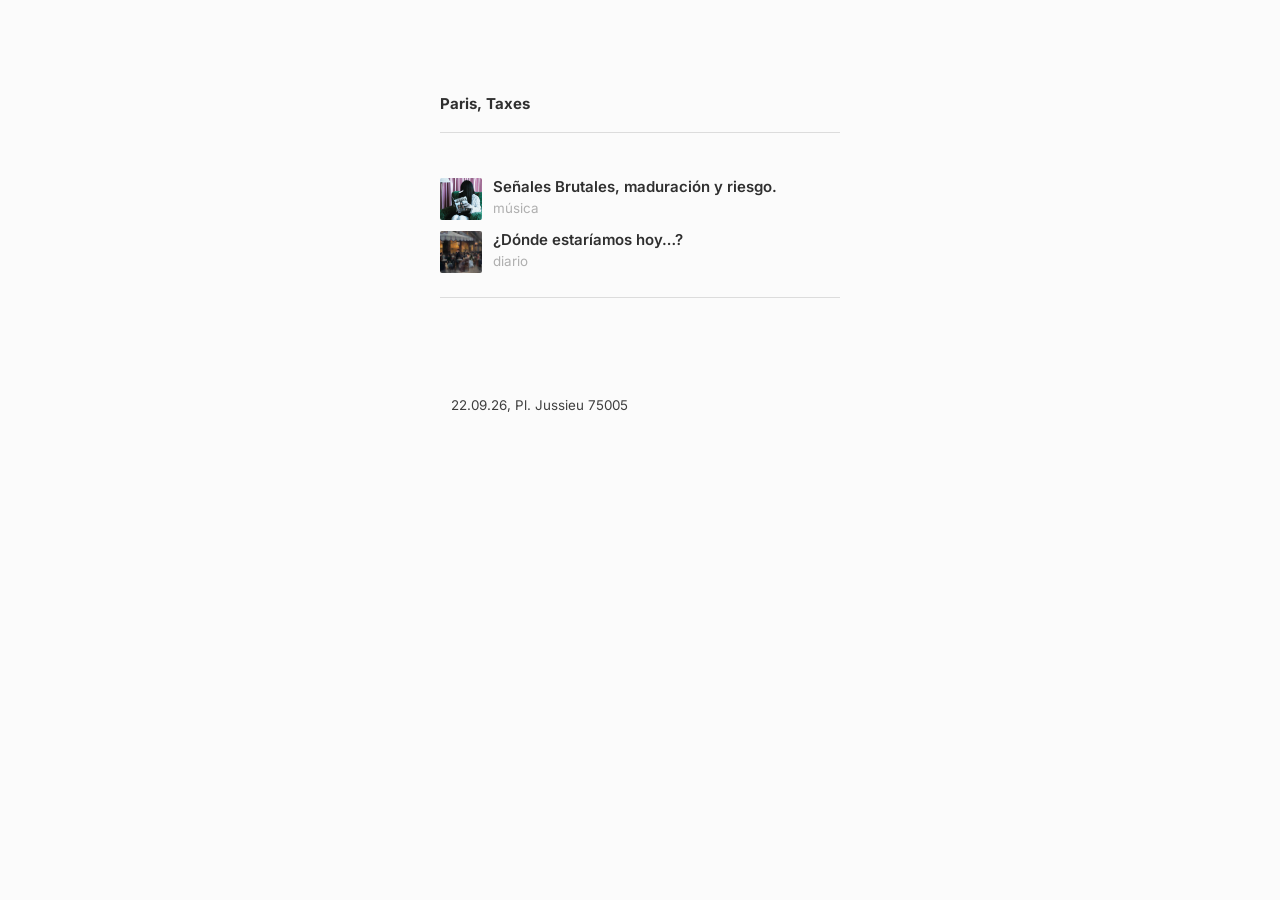
<file: index.html>
<!DOCTYPE html>
<html lang="es">
<head>
  <meta charset="UTF-8">
  <meta name="viewport" content="width=device-width, initial-scale=1">
  <title>Paris, Taxes</title>
  <link rel="icon" href="favicon.jpg">
  <link rel="preconnect" href="https://fonts.googleapis.com">
  <link rel="preconnect" href="https://fonts.gstatic.com" crossorigin>
  <link rel="stylesheet" href="https://fonts.googleapis.com/css2?family=Inter:ital,wght@0,400;0,600;0,700;1,400&display=swap">
  <style>
    :root {
      --bg: #fbfbfb;
      --text: #3f3f3f;
      --muted: #afafaf;
      --line: #dcdcdc;
      --strong: #2f2f2f;
      --fs: clamp(0.75rem, 0.75rem + ((1vw - 0.2rem) * 0.313), 1rem);
      --fs-small: clamp(0.65rem, 0.65rem + ((1vw - 0.2rem) * 0.313), 0.9rem);
      --gap: 1.5rem;
      --pad: 0.67rem;
      --col: 400px;
    }

    * { box-sizing: border-box; }

    body {
      margin: 0;
      padding: 0 var(--pad);
      background: var(--bg);
      color: var(--text);
      font-family: Inter, system-ui, sans-serif;
      font-size: var(--fs);
      line-height: 1.6;
    }

    a { color: var(--strong); text-decoration: none; }
    a:hover { color: var(--muted); }

    .col {
      max-width: var(--col);
      margin-left: auto;
      margin-right: auto;
    }

    header {
      margin-top: 5.06rem;
      margin-bottom: var(--gap);
      padding: var(--pad) 0;
    }
    .site-title { margin: 0; font-weight: 700; }
    header hr {
      margin: 1rem 0 0;
      border: 0;
      border-bottom: 1px solid var(--line);
    }

    main { padding: var(--pad) 0; }

    .posts { list-style: none; margin: 0; padding: 0; }
    .posts > li + li { margin-top: var(--gap); }

    .post {
      display: flex;
      align-items: center;
      gap: 0.67rem;
    }
    .post .thumb {
      flex: none;
      width: 42px;
      height: 42px;
      border-radius: 2px;
      overflow: hidden;
    }
    .post .thumb img {
      width: 100%;
      height: 100%;
      object-fit: cover;
      display: block;
    }
    .post h2 {
      margin: 0;
      font-size: var(--fs);
      font-weight: 600;
      line-height: 1.1;
    }
    .post .cat {
      margin-top: 0.2em;
      text-transform: lowercase;
      font-size: var(--fs-small);
    }
    .post .cat a { color: var(--muted); }

    main hr {
      margin: var(--gap) 0 0;
      border: 0;
      border-bottom: 1px solid var(--line);
    }

    .espacio { height: 50px; }

    footer {
      padding: 2.25rem var(--pad);
      font-size: var(--fs-small);
    }
    footer p { margin: 0; }
  </style>
</head>
<body>

  <header class="col">
    <p class="site-title"><a href="index.html" aria-current="page">Paris, Taxes</a></p>
    <hr>
  </header>
  
  <main class="col">
    <ul class="posts">
      <li class="post">
        <a class="thumb" href="2026/10/01/senales-brutales/index.html">
          <img src="post2.jpeg" alt="">
        </a>
        <div>
          <h2><a href="2026/10/01/senales-brutales/index.html">Señales Brutales, maduración y riesgo.</a></h2>
          <div class="cat"><a href="category/musica/index.html">Música</a></div>
        </div>
      </li>
    </ul>

  <main class="col">
    <ul class="posts">
      <li class="post">
        <a class="thumb" href="2026/09/24/donde-estariamos-hoy/index.html">
          <img src="post1.jpg" alt="">
        </a>
        <div>
          <h2><a href="2026/09/24/donde-estariamos-hoy/index.html">¿Dónde estaríamos hoy&hellip;?</a></h2>
          <div class="cat"><a href="category/diario/index.html">Diario</a></div>
        </div>
      </li>
    </ul>
	

    <hr>
  </main>

  <div class="espacio" aria-hidden="true"></div>

  <footer class="col">
    <p>22.09.26, Pl. Jussieu 75005</p>
  </footer>

</body>
</html>
</file>
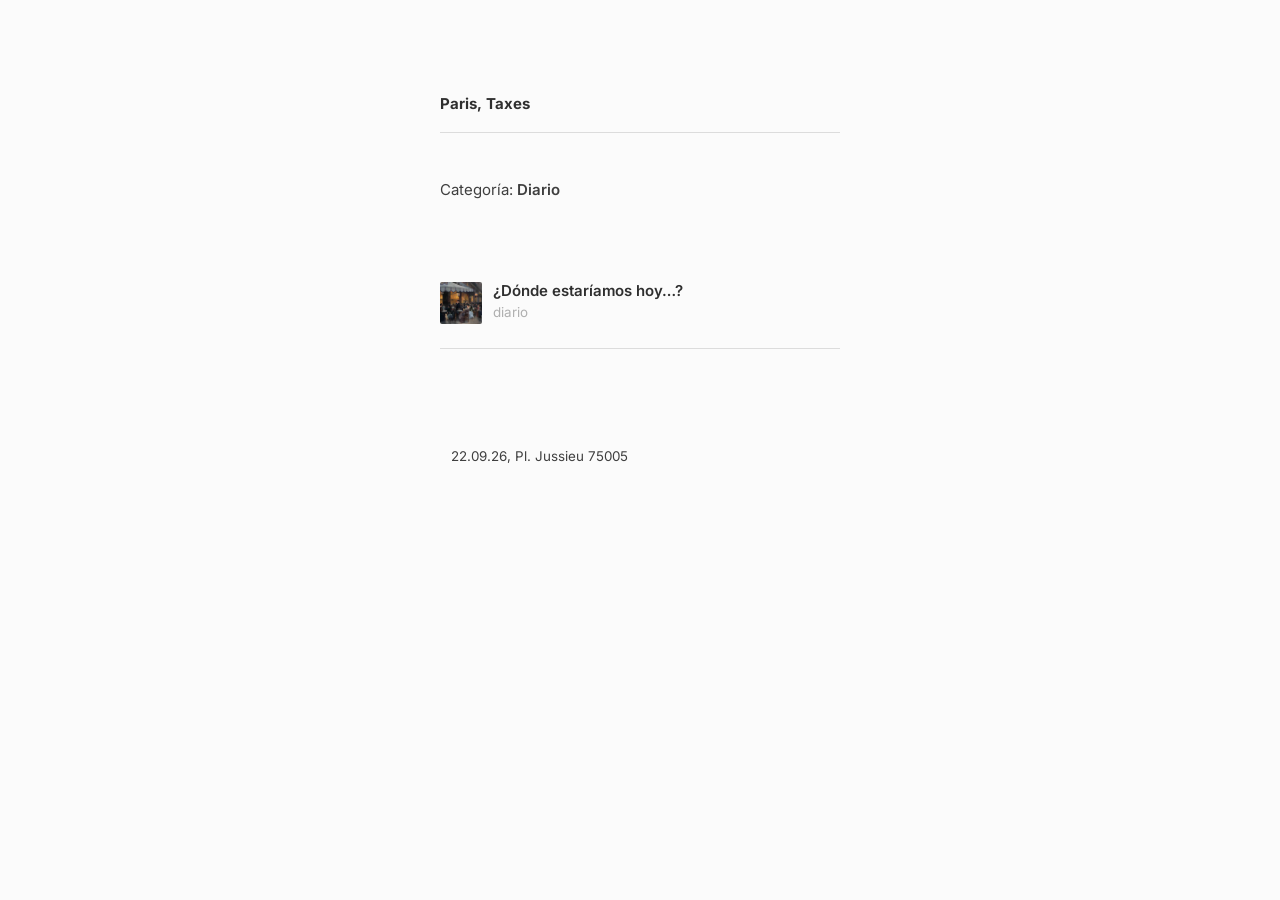
<file: category/diario/index.html>
<!DOCTYPE html>
<html lang="es">
<head>
  <meta charset="UTF-8">
  <meta name="viewport" content="width=device-width, initial-scale=1">
  <title>Diario &ndash; Paris, Taxes</title>
  <link rel="icon" href="../../favicon.jpg">
  <link rel="preconnect" href="https://fonts.googleapis.com">
  <link rel="preconnect" href="https://fonts.gstatic.com" crossorigin>
  <link rel="stylesheet" href="https://fonts.googleapis.com/css2?family=Inter:ital,wght@0,400;0,600;0,700;1,400&display=swap">
  <style>
    :root {
      --bg: #fbfbfb;
      --text: #3f3f3f;
      --muted: #afafaf;
      --line: #dcdcdc;
      --strong: #2f2f2f;
      --fs: clamp(0.75rem, 0.75rem + ((1vw - 0.2rem) * 0.313), 1rem);
      --fs-small: clamp(0.65rem, 0.65rem + ((1vw - 0.2rem) * 0.313), 0.9rem);
      --gap: 1.5rem;
      --pad: 0.67rem;
      --col: 400px;
    }

    * { box-sizing: border-box; }

    body {
      margin: 0;
      padding: 0 var(--pad);
      background: var(--bg);
      color: var(--text);
      font-family: Inter, system-ui, sans-serif;
      font-size: var(--fs);
      line-height: 1.6;
    }

    a { color: var(--strong); text-decoration: none; }
    a:hover { color: var(--muted); }

    .col {
      max-width: var(--col);
      margin-left: auto;
      margin-right: auto;
    }

    header {
      margin-top: 5.06rem;
      margin-bottom: var(--gap);
      padding: var(--pad) 0;
    }
    .site-title { margin: 0; font-weight: 700; }
    header hr {
      margin: 1rem 0 0;
      border: 0;
      border-bottom: 1px solid var(--line);
    }

    main { padding: var(--pad) 0; }

    h1.archive-title {
      margin: 0 0 5rem;
      font-size: var(--fs);
      font-weight: 400;
    }
    h1.archive-title span { font-weight: 600; }

    .posts { list-style: none; margin: 0; padding: 0; }
    .posts > li + li { margin-top: var(--gap); }

    .post {
      display: flex;
      align-items: center;
      gap: 0.67rem;
    }
    .post .thumb {
      flex: none;
      width: 42px;
      height: 42px;
      border-radius: 2px;
      overflow: hidden;
    }
    .post .thumb img {
      width: 100%;
      height: 100%;
      object-fit: cover;
      display: block;
    }
    .post h2 {
      margin: 0;
      font-size: var(--fs);
      font-weight: 600;
      line-height: 1.1;
    }
    .post .cat {
      margin-top: 0.2em;
      text-transform: lowercase;
      font-size: var(--fs-small);
    }
    .post .cat a { color: var(--muted); }

    main hr {
      margin: var(--gap) 0 0;
      border: 0;
      border-bottom: 1px solid var(--line);
    }

    .espacio { height: 50px; }

    footer {
      padding: 2.25rem var(--pad);
      font-size: var(--fs-small);
    }
    footer p { margin: 0; }
  </style>
</head>
<body>

  <header class="col">
    <p class="site-title"><a href="../../index.html">Paris, Taxes</a></p>
    <hr>
  </header>

  <main class="col">
    <h1 class="archive-title">Categor&iacute;a: <span>Diario</span></h1>

    <ul class="posts">
      <li class="post">
        <a class="thumb" href="../../2026/09/24/donde-estariamos-hoy/index.html">
          <img src="post1.jpg" alt="">
        </a>
        <div>
          <h2><a href="../../2026/09/24/donde-estariamos-hoy/index.html">&iquest;D&oacute;nde estar&iacute;amos hoy&hellip;?</a></h2>
          <div class="cat"><a href="index.html">Diario</a></div>
        </div>
      </li>
    </ul>

    <hr>
  </main>

  <div class="espacio" aria-hidden="true"></div>

  <footer class="col">
    <p>22.09.26, Pl. Jussieu 75005</p>
  </footer>

</body>
</html>
</file>
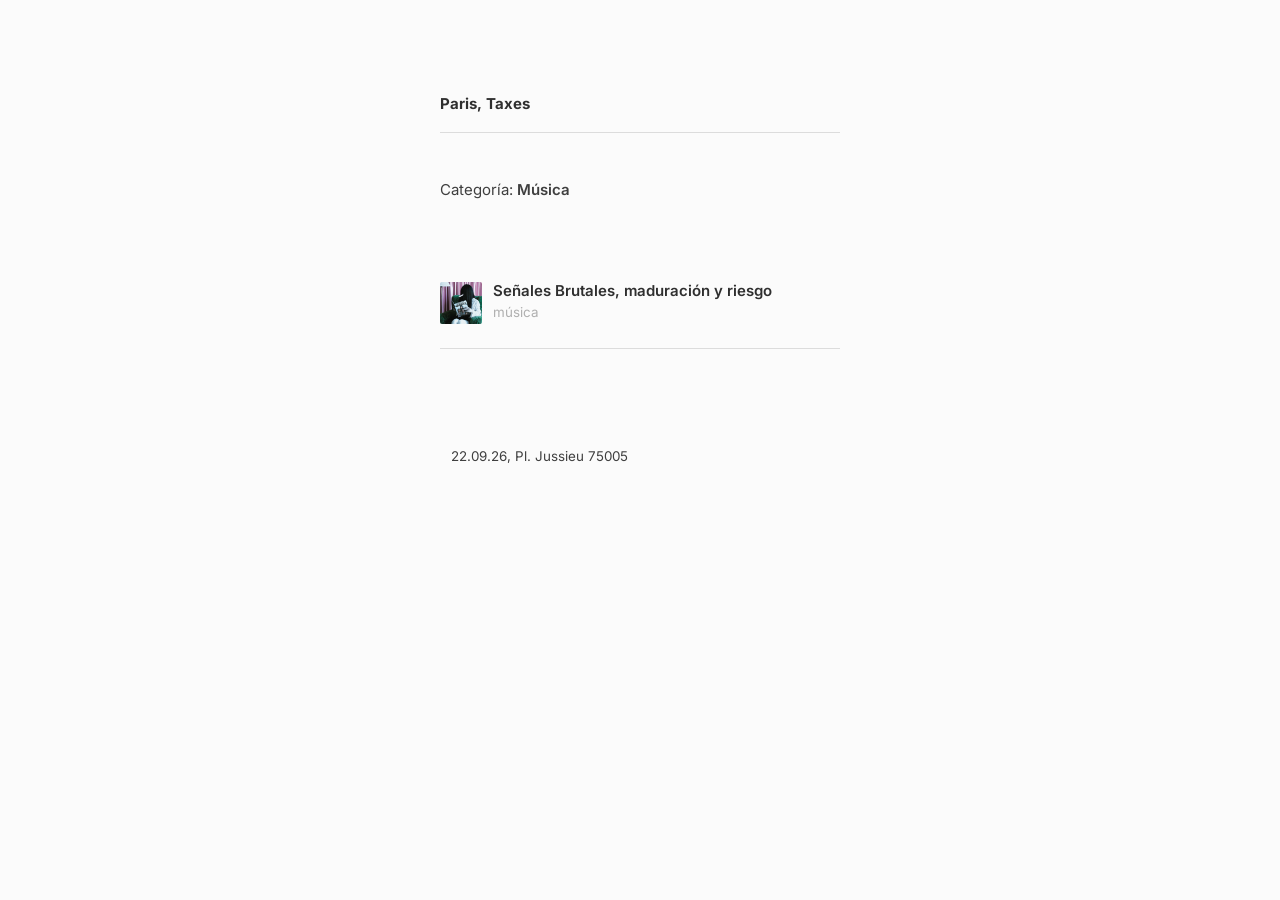
<file: category/musica/index.html>
<!DOCTYPE html>
<html lang="es">
<head>
  <meta charset="UTF-8">
  <meta name="viewport" content="width=device-width, initial-scale=1">
  <title>Música &ndash; Paris, Taxes</title>
  <link rel="icon" href="../../favicon.jpg">
  <link rel="preconnect" href="https://fonts.googleapis.com">
  <link rel="preconnect" href="https://fonts.gstatic.com" crossorigin>
  <link rel="stylesheet" href="https://fonts.googleapis.com/css2?family=Inter:ital,wght@0,400;0,600;0,700;1,400&display=swap">
  <style>
    :root {
      --bg: #fbfbfb;
      --text: #3f3f3f;
      --muted: #afafaf;
      --line: #dcdcdc;
      --strong: #2f2f2f;
      --fs: clamp(0.75rem, 0.75rem + ((1vw - 0.2rem) * 0.313), 1rem);
      --fs-small: clamp(0.65rem, 0.65rem + ((1vw - 0.2rem) * 0.313), 0.9rem);
      --gap: 1.5rem;
      --pad: 0.67rem;
      --col: 400px;
    }

    * { box-sizing: border-box; }

    body {
      margin: 0;
      padding: 0 var(--pad);
      background: var(--bg);
      color: var(--text);
      font-family: Inter, system-ui, sans-serif;
      font-size: var(--fs);
      line-height: 1.6;
    }

    a { color: var(--strong); text-decoration: none; }
    a:hover { color: var(--muted); }

    .col {
      max-width: var(--col);
      margin-left: auto;
      margin-right: auto;
    }

    header {
      margin-top: 5.06rem;
      margin-bottom: var(--gap);
      padding: var(--pad) 0;
    }
    .site-title { margin: 0; font-weight: 700; }
    header hr {
      margin: 1rem 0 0;
      border: 0;
      border-bottom: 1px solid var(--line);
    }

    main { padding: var(--pad) 0; }

    h1.archive-title {
      margin: 0 0 5rem;
      font-size: var(--fs);
      font-weight: 400;
    }
    h1.archive-title span { font-weight: 600; }

    .posts { list-style: none; margin: 0; padding: 0; }
    .posts > li + li { margin-top: var(--gap); }

    .post {
      display: flex;
      align-items: center;
      gap: 0.67rem;
    }
    .post .thumb {
      flex: none;
      width: 42px;
      height: 42px;
      border-radius: 2px;
      overflow: hidden;
    }
    .post .thumb img {
      width: 100%;
      height: 100%;
      object-fit: cover;
      display: block;
    }
    .post h2 {
      margin: 0;
      font-size: var(--fs);
      font-weight: 600;
      line-height: 1.1;
    }
    .post .cat {
      margin-top: 0.2em;
      text-transform: lowercase;
      font-size: var(--fs-small);
    }
    .post .cat a { color: var(--muted); }

    main hr {
      margin: var(--gap) 0 0;
      border: 0;
      border-bottom: 1px solid var(--line);
    }

    .espacio { height: 50px; }

    footer {
      padding: 2.25rem var(--pad);
      font-size: var(--fs-small);
    }
    footer p { margin: 0; }
  </style>
</head>
<body>

  <header class="col">
    <p class="site-title"><a href="../../index.html">Paris, Taxes</a></p>
    <hr>
  </header>

  <main class="col">
    <h1 class="archive-title">Categor&iacute;a: <span>Música</span></h1>

    <ul class="posts">
      <li class="post">
        <a class="thumb" href="../../2026/10/01/senales-brutales/index.html">
          <img src="post2.jpeg" alt="">
        </a>
        <div>
          <h2><a href="../../2026/09/24/senales-brutales/index.html">Señales Brutales, maduración y riesgo</a></h2>
          <div class="cat"><a href="index.html">Música</a></div>
        </div>
      </li>
    </ul>

    <hr>
  </main>

  <div class="espacio" aria-hidden="true"></div>

  <footer class="col">
    <p>22.09.26, Pl. Jussieu 75005</p>
  </footer>

</body>
</html>
</file>
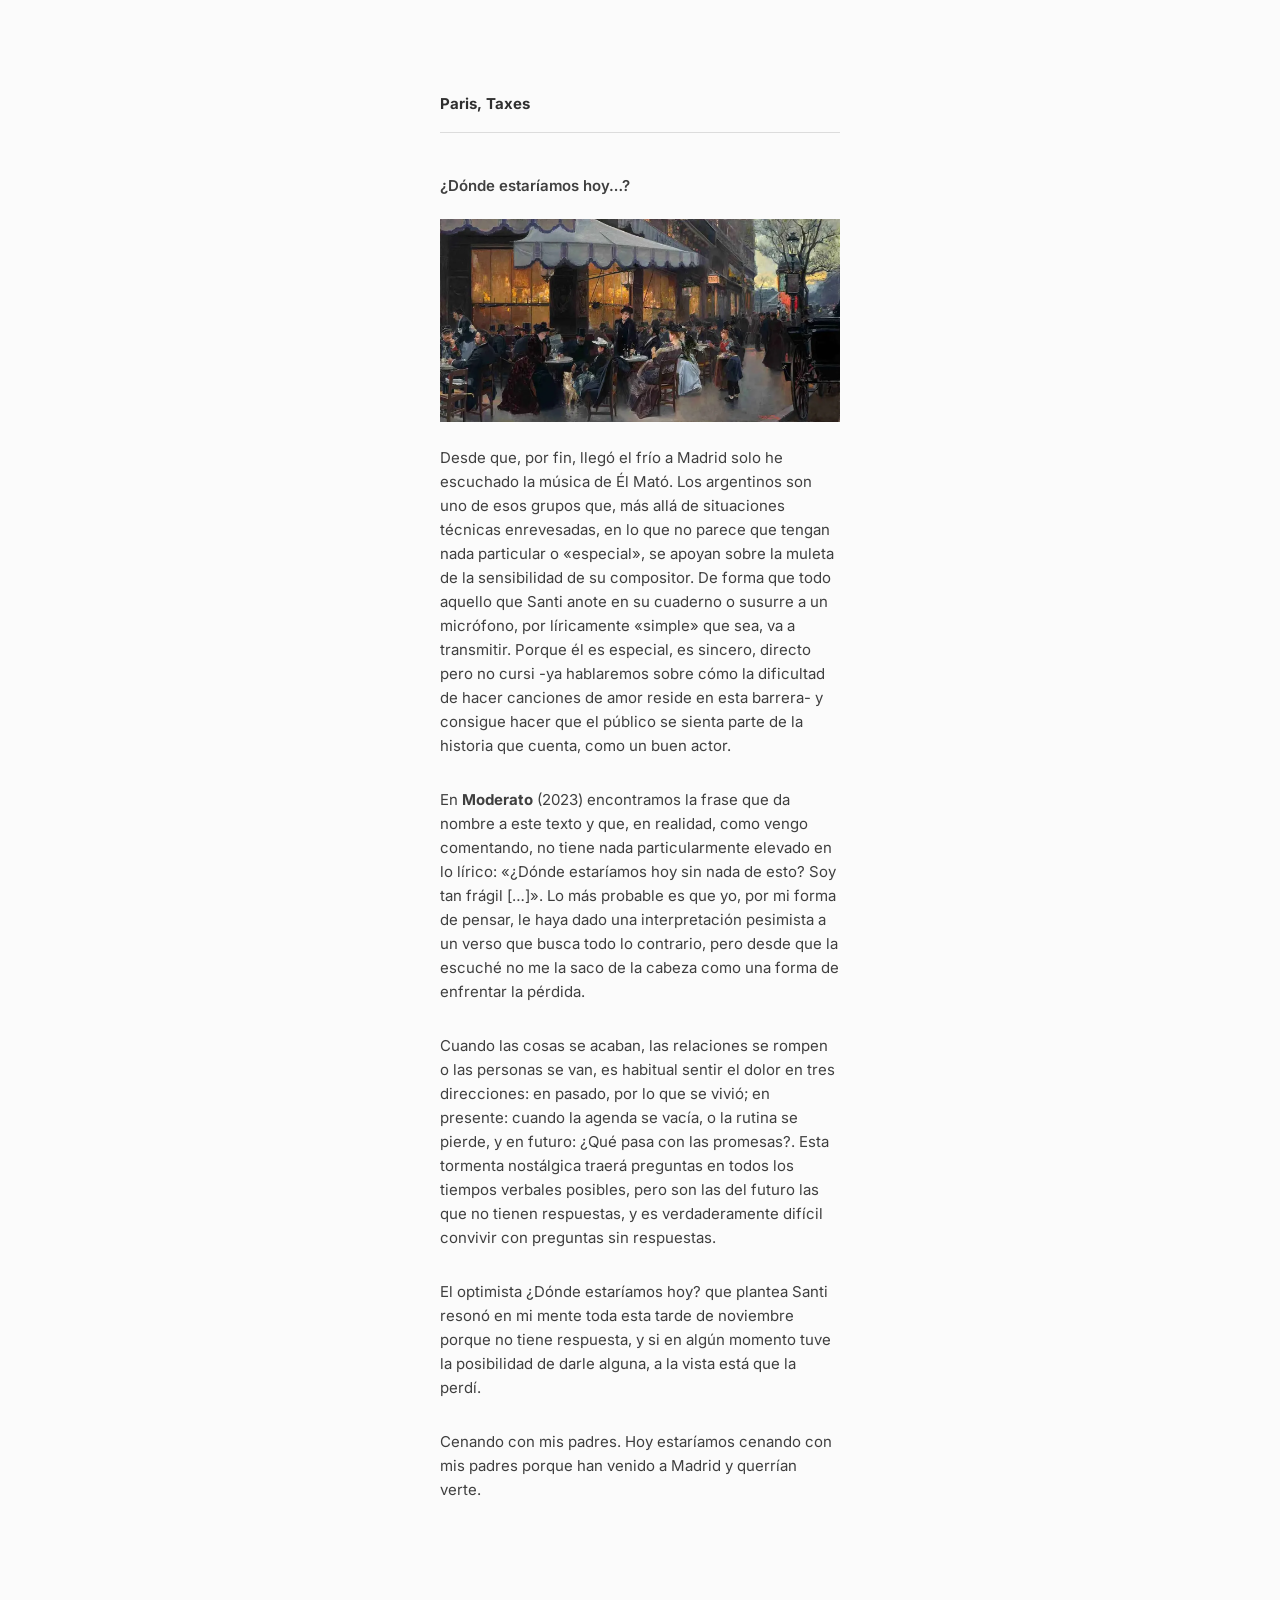
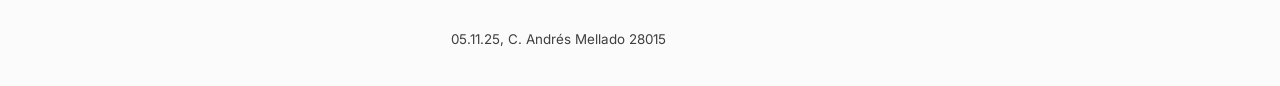
<file: 2026/09/24/donde-estariamos-hoy/index.html>
<!DOCTYPE html>
<html lang="es">
<head>
  <meta charset="UTF-8">
  <meta name="viewport" content="width=device-width, initial-scale=1">
  <title>¿Dónde estaríamos hoy…? – Paris, Taxes</title>
  <meta name="description" content="Desde que, por fin, llegó el frío a Madrid solo he escuchado la música de Él Mató. Los argentinos son uno de esos grupos que, más allá de situaciones técnicas enrevesadas, en lo que no parece que tengan nada particular o &quot;especial&quot;, se apoyan sobre la muleta de la sensibilidad de su compositor. De forma…">
  <link rel="icon" href="favicon.jpg">
  <link rel="preconnect" href="https://fonts.googleapis.com">
  <link rel="preconnect" href="https://fonts.gstatic.com" crossorigin>
  <link rel="stylesheet" href="https://fonts.googleapis.com/css2?family=Inter:ital,wght@0,400;0,600;0,700;1,400&display=swap">
  
  
  <head>
    <meta property="og:title" content="¿Dónde estaríamos hoy...?">
    <meta property="og:description" content="¿Dónde estaríamos hoy...?">
    <meta property="og:image" content="post1.jpg">
    <meta property="og:url" content="https://paristaxes.xyz">
    
    <!-- Específico para Twitter Card -->
    <meta name="twitter:card" content="summary_large_image">
    <meta name="twitter:title" content="¿Dónde estaríamos hoy...?">
    <meta name="twitter:description" content="¿Dónde estaríamos hoy...?">
    <meta name="twitter:image" content="post1.jpg">
</head>
  <style>
    :root {
      --bg: #fbfbfb;
      --text: #3f3f3f;
      --muted: #afafaf;
      --line: #dcdcdc;
      --strong: #2f2f2f;
      --fs: clamp(0.75rem, 0.75rem + ((1vw - 0.2rem) * 0.313), 1rem);
      --fs-small: clamp(0.65rem, 0.65rem + ((1vw - 0.2rem) * 0.313), 0.9rem);
      --gap: 1.5rem;
      --pad: 0.67rem;
      --col: 400px;
    }

    * { box-sizing: border-box; }

    body {
      margin: 0;
      padding: 0 var(--pad);
      background: var(--bg);
      color: var(--text);
      font-family: Inter, system-ui, sans-serif;
      font-size: var(--fs);
      line-height: 1.6;
    }

    a { color: var(--strong); text-decoration: none; }
    a:hover { color: var(--muted); }

    .col {
      max-width: var(--col);
      margin-left: auto;
      margin-right: auto;
    }

    header {
      margin-top: 5.06rem;
      margin-bottom: var(--gap);
      padding: var(--pad) 0;
    }
    .site-title { margin: 0; font-weight: 700; }
    header hr {
      margin: 1rem 0 0;
      border: 0;
      border-bottom: 1px solid var(--line);
    }

    main { padding: var(--pad) 0; }
    main > * + * { margin-top: var(--gap); }

    h2 {
      margin: 0;
      font-size: var(--fs);
      font-weight: 600;
      line-height: 1.1;
    }

    figure { margin: var(--gap) auto 0; }
    figure img {
      display: block;
      width: 100%;
      height: auto;
      object-fit: cover;
    }

    .texto > * + * { margin-top: var(--gap); }
    .texto p { margin: 0; }
    .texto a { text-decoration: underline; }
    .texto a:hover { text-decoration: none; }

    .espacio { height: 50px; }

    footer {
      padding: 2.25rem var(--pad);
      font-size: var(--fs-small);
    }
    footer p { margin: 0; }
  </style>
</head>
<body>

  <header class="col">
    <p class="site-title"><a href="../../../../index.html">Paris, Taxes</a></p>
    <hr>
  </header>

  <main>
    <article class="col">
      <h2>¿Dónde estaríamos hoy…?</h2>

      <figure>
        <img src="post1.jpg" width="1024" height="520" alt="">
      </figure>
    </article>

    <div class="col texto">
    <p style="margin-bottom: 30px;">Desde que, por fin, llegó el frío a Madrid solo he escuchado la música de Él Mató. Los argentinos son uno de esos grupos que, más allá de situaciones técnicas enrevesadas, en lo que no parece que tengan nada particular o «especial», se apoyan sobre la muleta de la sensibilidad de su compositor. De forma que todo aquello que Santi anote en su cuaderno o susurre a un micrófono, por líricamente «simple» que sea, va a transmitir. Porque él es especial, es sincero, directo pero no cursi -ya hablaremos sobre cómo la dificultad de hacer canciones de amor reside en esta barrera- y consigue hacer que el público se sienta parte de la historia que cuenta, como un buen actor.</p>


    <p style="margin-bottom: 30px;">En <strong>Moderato</strong> (2023) encontramos la frase que da nombre a este texto y que, en realidad, como vengo comentando, no tiene nada particularmente elevado en lo lírico: «¿Dónde estaríamos hoy sin nada de esto? Soy tan frágil […]». Lo más probable es que yo, por mi forma de pensar, le haya dado una interpretación pesimista a un verso que busca todo lo contrario, pero desde que la escuché no me la saco de la cabeza como una forma de enfrentar la pérdida.</p>

    <p style="margin-bottom: 30px;">Cuando las cosas se acaban, las relaciones se rompen o las personas se van, es habitual sentir el dolor en tres direcciones: en pasado, por lo que se vivió; en presente: cuando la agenda se vacía, o la rutina se pierde, y en futuro: ¿Qué pasa con las promesas?. Esta tormenta nostálgica traerá preguntas en todos los tiempos verbales posibles, pero son las del futuro las que no tienen respuestas, y es verdaderamente difícil convivir con preguntas sin respuestas.</p>

    <p style="margin-bottom: 30px;">El optimista ¿Dónde estaríamos hoy? que plantea Santi resonó en mi mente toda esta tarde de noviembre porque no tiene respuesta, y si en algún momento tuve la posibilidad de darle alguna, a la vista está que la perdí.</p>

    <p style="margin-bottom: 30px;">Cenando con mis padres. Hoy estaríamos cenando con mis padres porque han venido a Madrid y querrían verte.</p>
    </div>

    <div class="espacio" aria-hidden="true"></div>
  </main>

  <footer class="col">
    <p>05.11.25, C. Andrés Mellado 28015</p>
  </footer>

</body>
</html>
</file>
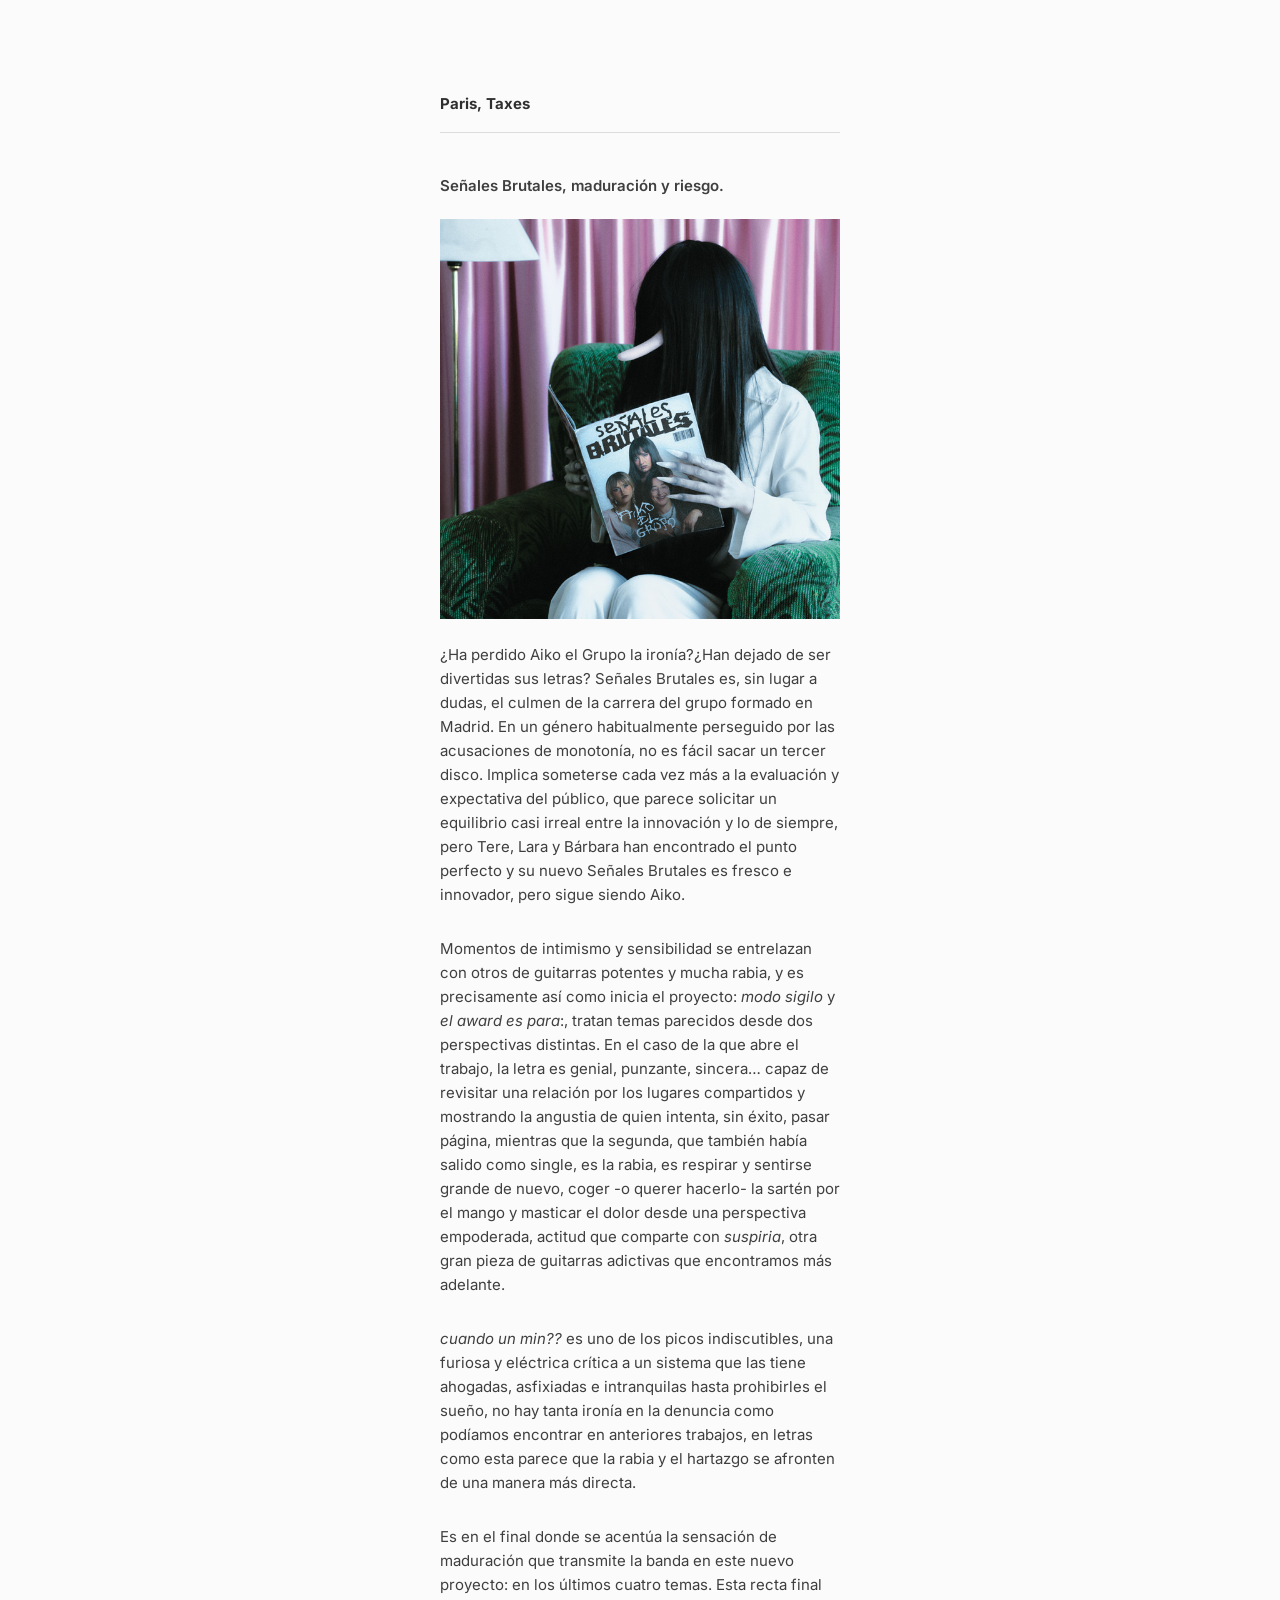
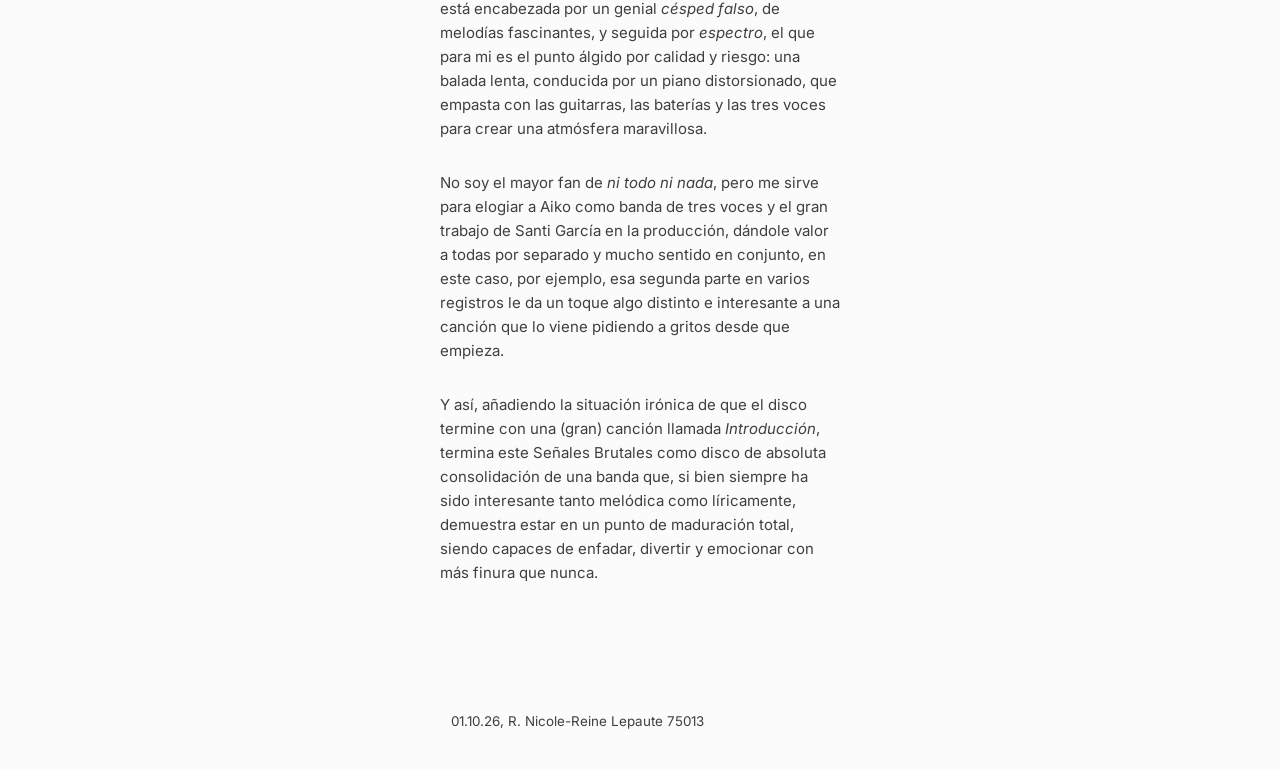
<file: 2026/10/01/senales-brutales/index.html>
<!DOCTYPE html>
<html lang="es">
<head>
  <meta charset="UTF-8">
  <meta name="viewport" content="width=device-width, initial-scale=1">
  <title>Señales Brutales, maduración y riesgo – Paris, Taxes</title>
  <link rel="icon" href="favicon.jpg">
  <link rel="preconnect" href="https://fonts.googleapis.com">
  <link rel="preconnect" href="https://fonts.gstatic.com" crossorigin>
  <link rel="stylesheet" href="https://fonts.googleapis.com/css2?family=Inter:ital,wght@0,400;0,600;0,700;1,400&display=swap">
  
	<meta property="og:title" content="Señales Brutales, maduración y riesgo">
    <meta property="og:description" content="Una mirada al tercer disco de Aiko el Grupo.">
    <meta property="og:image" content="post2.jpeg">
    <meta property="og:url" content="https://paristaxes.xyz">
    
   
    <meta name="twitter:card" content="summary_large_image">
    <meta name="twitter:title" content="Señales Brutales, maduración y riesgo">
    <meta name="twitter:description" content="Una mirada al tercer disco de Aiko el Grupo.">
    <meta name="twitter:image" content="post2.jpeg">
	
  <style>
    :root {
      --bg: #fbfbfb;
      --text: #3f3f3f;
      --muted: #afafaf;
      --line: #dcdcdc;
      --strong: #2f2f2f;
      --fs: clamp(0.75rem, 0.75rem + ((1vw - 0.2rem) * 0.313), 1rem);
      --fs-small: clamp(0.65rem, 0.65rem + ((1vw - 0.2rem) * 0.313), 0.9rem);
      --gap: 1.5rem;
      --pad: 0.67rem;
      --col: 400px;
    }

    * { box-sizing: border-box; }

    body {
      margin: 0;
      padding: 0 var(--pad);
      background: var(--bg);
      color: var(--text);
      font-family: Inter, system-ui, sans-serif;
      font-size: var(--fs);
      line-height: 1.6;
    }

    a { color: var(--strong); text-decoration: none; }
    a:hover { color: var(--muted); }

    .col {
      max-width: var(--col);
      margin-left: auto;
      margin-right: auto;
    }

    header {
      margin-top: 5.06rem;
      margin-bottom: var(--gap);
      padding: var(--pad) 0;
    }
    .site-title { margin: 0; font-weight: 700; }
    header hr {
      margin: 1rem 0 0;
      border: 0;
      border-bottom: 1px solid var(--line);
    }

    main { padding: var(--pad) 0; }
    main > * + * { margin-top: var(--gap); }

    h2 {
      margin: 0;
      font-size: var(--fs);
      font-weight: 600;
      line-height: 1.1;
    }

    figure { margin: var(--gap) auto 0; }
    figure img {
      display: block;
      width: 100%;
      height: auto;
      object-fit: cover;
    }

    .texto > * + * { margin-top: var(--gap); }
    .texto p { margin: 0; }
    .texto a { text-decoration: underline; }
    .texto a:hover { text-decoration: none; }

    .espacio { height: 50px; }

    footer {
      padding: 2.25rem var(--pad);
      font-size: var(--fs-small);
    }
    footer p { margin: 0; }
  </style>
</head>
<body>

  <header class="col">
    <p class="site-title"><a href="../../../../index.html">Paris, Taxes</a></p>
    <hr>
  </header>

  <main>
    <article class="col">
      <h2>Señales Brutales, maduración y riesgo.</h2>

      <figure>
        <img src="post2.jpeg" width="1024" height="520" alt="">
      </figure>
    </article>

    <div class="col texto">
    <p style="margin-bottom: 30px;">¿Ha perdido Aiko el Grupo la ironía?¿Han dejado de ser divertidas sus letras? Señales Brutales es, sin lugar a dudas, el culmen de la carrera del grupo formado en Madrid. En un género habitualmente perseguido por las acusaciones de monotonía, no es fácil sacar un tercer disco. Implica someterse cada vez más a la evaluación y expectativa del público, que parece solicitar un equilibrio casi irreal entre la innovación y lo de siempre, pero Tere, Lara y Bárbara han encontrado el punto perfecto y su nuevo Señales Brutales es fresco e innovador, pero sigue siendo Aiko.
	</p>

    <p style="margin-bottom: 30px;">Momentos de intimismo y sensibilidad se entrelazan con otros de guitarras potentes y mucha rabia, y es precisamente así como inicia el proyecto: <i>modo sigilo</i> y <i>el award es para</i>:, tratan temas parecidos desde dos perspectivas distintas. En el caso de la que abre el trabajo, la letra es genial, punzante, sincera… capaz de revisitar una relación por los lugares compartidos y mostrando la angustia de quien intenta, sin éxito, pasar página, mientras que la segunda, que también había salido como single, es la rabia, es respirar y sentirse grande de nuevo, coger -o querer hacerlo- la sartén por el mango y masticar el dolor desde una perspectiva empoderada, actitud que comparte con <i>suspiria</i>, otra gran pieza de guitarras adictivas que encontramos más adelante.
	</p>
    <p style="margin-bottom: 30px;"><i>cuando un min??</i> es uno de los picos indiscutibles, una furiosa y eléctrica crítica a un sistema que las tiene ahogadas, asfixiadas e intranquilas hasta prohibirles el sueño, no hay tanta ironía en la denuncia como podíamos encontrar en anteriores trabajos, en letras como esta parece que la rabia y el hartazgo se afronten de una manera más directa. 
	</p>
    <p style="margin-bottom: 30px;">Es en el final donde se acentúa la sensación de maduración que transmite la banda en este nuevo proyecto: en los últimos cuatro temas. Esta recta final está encabezada por un genial <i>césped falso</i>, de melodías fascinantes, y seguida por <i>espectro</i>, el que para mi es el punto álgido por calidad y riesgo: una balada lenta, conducida por un piano distorsionado, que empasta con las guitarras, las baterías y las tres voces para crear una atmósfera maravillosa.
	</p>
	
    <p style="margin-bottom: 30px;">No soy el mayor fan de <i>ni todo ni nada</i>, pero me sirve para elogiar a Aiko como banda de tres voces y el gran trabajo de Santi García en la producción, dándole valor a todas por separado y mucho sentido en conjunto, en este caso, por ejemplo, esa segunda parte en varios registros le da un toque algo distinto e interesante a una canción que lo viene pidiendo a gritos desde que empieza. 
	</p>
	
	<p style="margin-bottom: 30px;">Y así, añadiendo la situación irónica de que el disco termine con una (gran) canción llamada <i>Introducción</i>, termina este Señales Brutales como disco de absoluta consolidación de una banda que, si bien siempre ha sido interesante tanto melódica como líricamente, demuestra estar en un punto de maduración total, siendo capaces de enfadar, divertir y emocionar con más finura que nunca. 
	</p>
	
    </div>

    <div class="espacio" aria-hidden="true"></div>
  </main>

  <footer class="col">
    <p>01.10.26, R. Nicole-Reine Lepaute 75013</p>
  </footer>

</body>
</html>
</file>
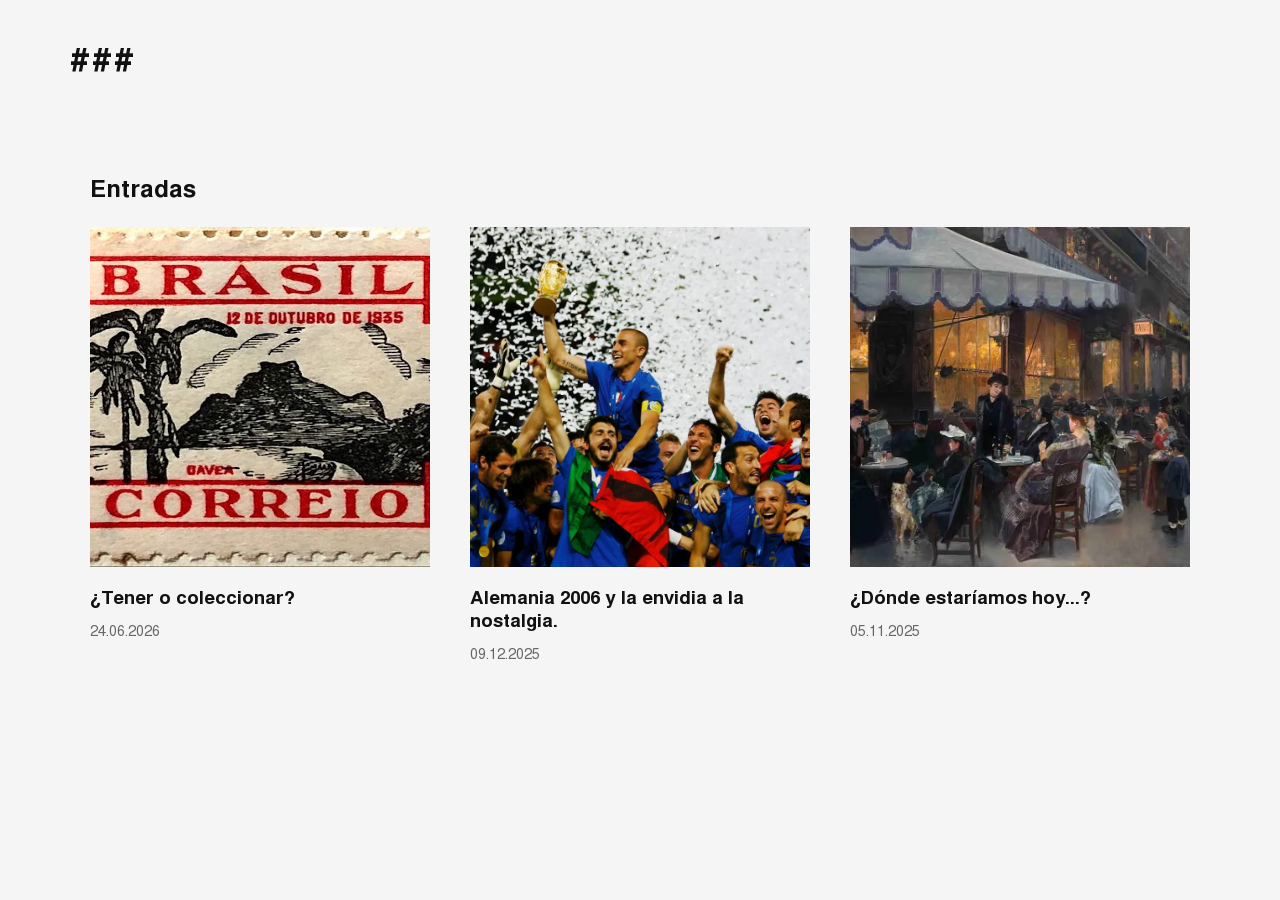
<file: entradas.html>
<!DOCTYPE html>

<header class="site-header">
    <a href="index.html" class="logo">###</a>
</header>

<html lang="es">
<head>
    <meta charset="UTF-8">
    <title>Entradas - Paris, Taxes</title>
    <link rel="stylesheet" href="style.css">
	<meta name="viewport" content="width=device-width, initial-scale=1.0">
</head>
<body>

    <section class="posts-section">
        <h1>Entradas</h1>

        <div class="post-grid">

            <!-- Aquí van TODAS las entradas -->

            <!-- más nuevas arriba -->
			
			<article class="post-card">
                <a href="posts/tener-o-coleccionar.html">
                    <img src="images/post3.jpg" alt="vinilos">
                    <h3>¿Tener o coleccionar?</h3>
                    <p class="date">24.06.2026</p>
                </a>
            </article>
			
            <article class="post-card">
				<a href="posts/alemania-2006.html">
					<img src="images/post2.jpg">
					<h3>Alemania 2006 y la envidia a la nostalgia.</h3>
					<p class="date">09.12.2025</p>
				</a>
			</article>

            <article class="post-card">
                <a href="posts/donde-estariamos-hoy.html">
                    <img src="images/post1.jpg" alt="">
                    <h3>¿Dónde estaríamos hoy...?</h3>
                    <p class="date">05.11.2025</p>
                </a>
            </article>
            </article>

        </div>
    </section>

</body>
</html>
</file>
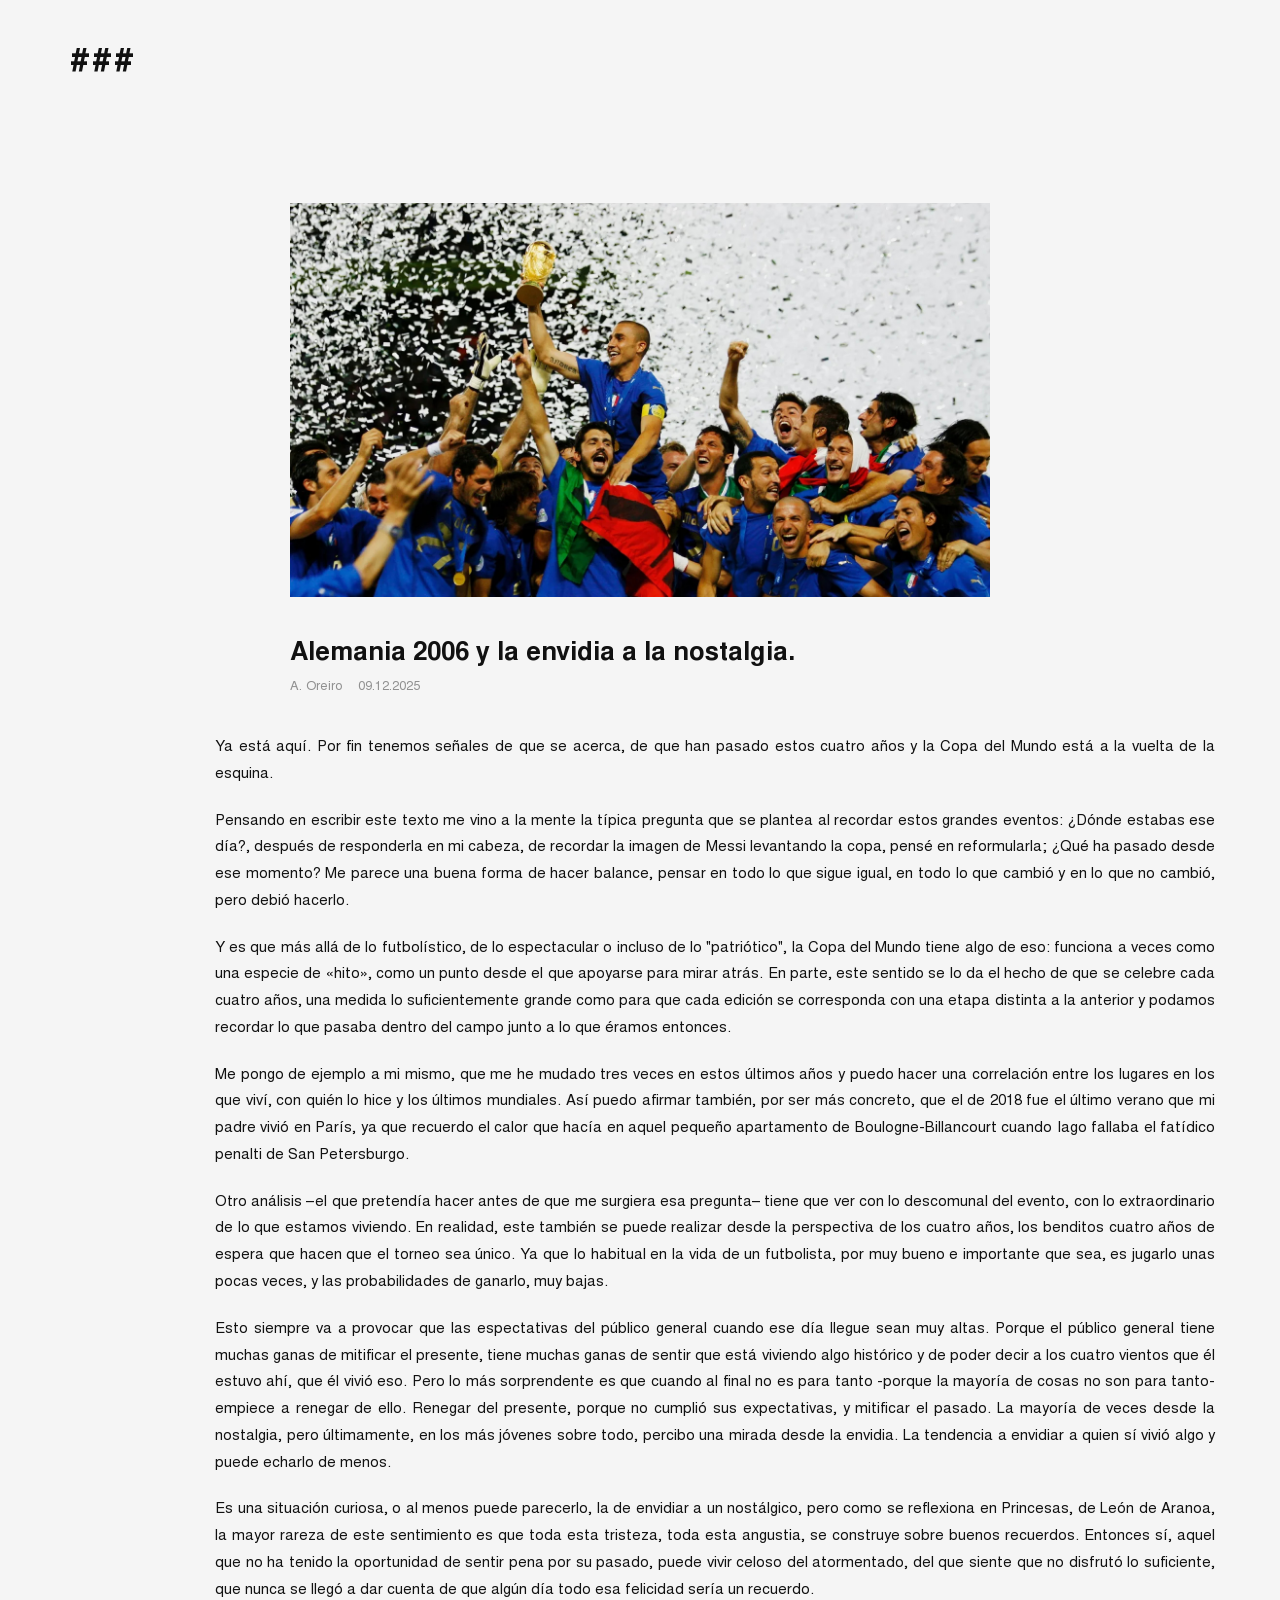
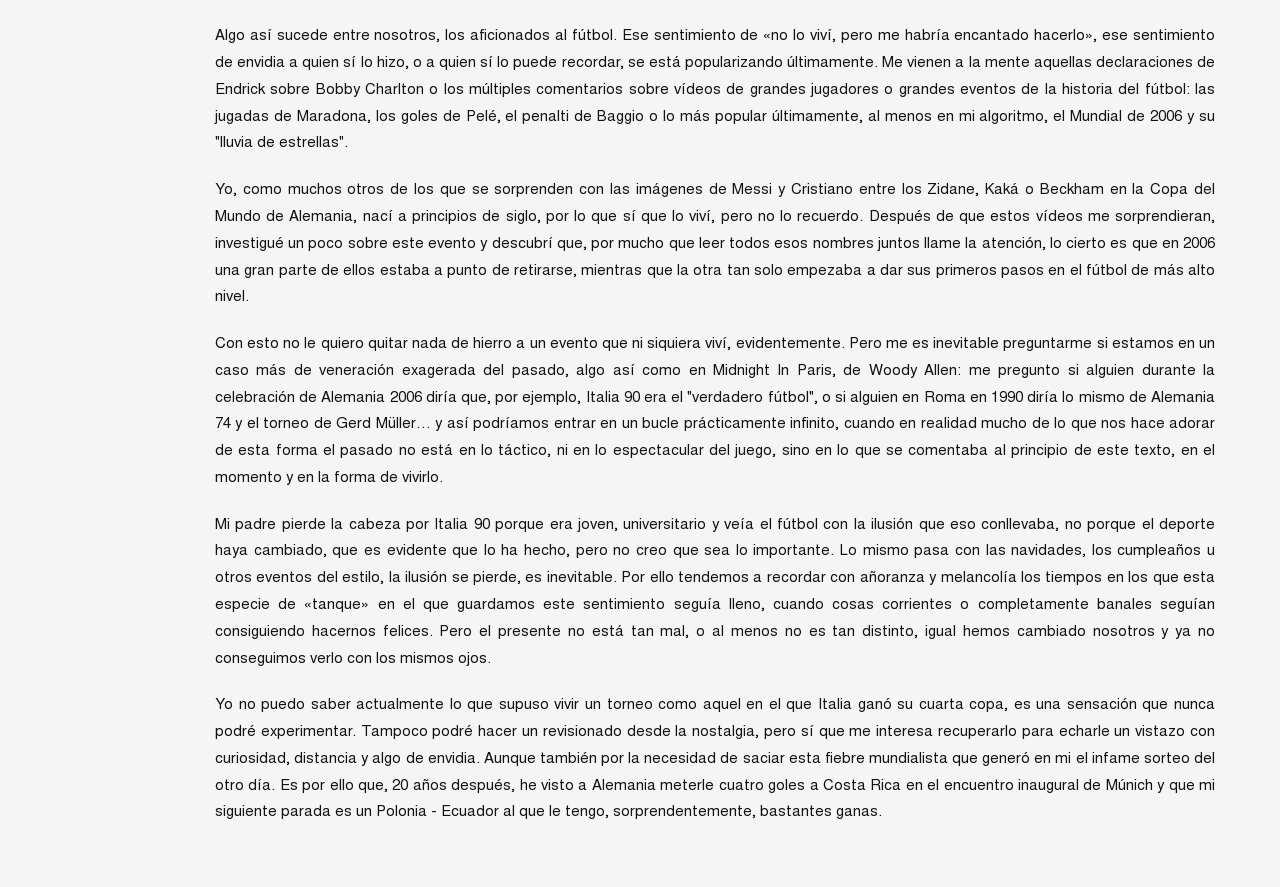
<file: posts/alemania-2006.html>
<!DOCTYPE html>
<html lang="es">
<head>
    <meta charset="UTF-8">
    <meta name="viewport" content="width=device-width, initial-scale=1.0">
    <title>Alemania 2006 y la envidia a la nostalgia. — Paris, Taxes</title>

    <!-- Favicon -->
    <link rel="icon" href="../favicon.svg" type="image/svg+xml">
    <link rel="icon" href="../favicon.png" sizes="32x32">

    <!-- Open Graph / compartir en redes -->
    <meta property="og:type" content="article">
    <meta property="og:site_name" content="Paris, Taxes">
    <meta property="og:title" content="Alemania 2006 y la envidia a la nostalgia.">
    <meta property="og:description" content="Sobre los mundiales y hacerse mayor">
    <meta property="og:image" content="https://paristaxes.xyz/images/post2.jpg">
    <meta property="og:image:width" content="1200">
    <meta property="og:image:height" content="630">
    <meta property="og:url" content="https://paristaxes.xyz/posts/alemania-2006.html">
    <meta property="og:locale" content="es_ES">

    <!-- Twitter / X -->
    <meta name="twitter:card" content="summary">
    <meta name="twitter:title" content="Alemania 2006 y la envidia a la nostalgia.">
    <meta name="twitter:description" content="Sobre los mundiales y hacerse mayor">
    <meta name="twitter:image" content="https://paristaxes.xyz/images/post2.jpg">

    <link rel="stylesheet" href="../style.css">
    <link rel="stylesheet" href="../article.css">
</head>
<body>

    <header class="site-header">
        <a href="../index.html" class="logo">###</a>
    </header>

    <main class="posts">


        <article>
		
			<div class="article-header">
				<img src="../images/post2.jpg" alt="Cannavaro">
				<h1>Alemania 2006 y la envidia a la nostalgia.</h1>
				
				<div class="post-meta">
					<span class="author">A. Oreiro</span>
					<span class="dateart">09.12.2025</span>
				</div>
			</div>
			
			<div class="article-body">
				<p>
					Ya está aquí. Por fin tenemos señales de que se acerca, de que han pasado estos cuatro años y la Copa del Mundo está a la
					vuelta de la esquina.
				</p>
				<p>
					Pensando en escribir este texto me vino a la mente la típica pregunta que se plantea al recordar estos grandes eventos: 
					¿Dónde estabas ese día?, después de responderla en mi cabeza, de recordar la imagen de Messi levantando la copa, pensé en reformularla; 
					¿Qué ha pasado desde ese momento? Me parece una buena forma de hacer balance, pensar en todo lo que sigue igual, en todo lo que cambió 
					y en lo que no cambió, pero debió hacerlo.
				</p>
				
				<p>
					Y es que más allá de lo futbolístico, de lo espectacular o incluso de lo "patriótico", la Copa del Mundo tiene algo de eso: 
					funciona a veces como una especie de «hito», como un punto desde el que apoyarse para mirar atrás. En parte, este sentido se lo da el hecho 
					de que se celebre cada cuatro años, una medida lo suficientemente grande como para que cada edición se corresponda con una etapa 
					distinta a la anterior y podamos recordar lo que pasaba dentro del campo junto a lo que éramos entonces.
				</p>
				
				<p>
					Me pongo de ejemplo a mi mismo, que me he mudado tres veces en estos últimos años y puedo hacer una correlación entre los lugares en 
					los que viví, con quién lo hice y los últimos mundiales. Así puedo afirmar también, por ser más concreto, que el de 
					2018 fue el último verano que mi padre vivió en París, ya que recuerdo el calor que hacía en aquel pequeño apartamento de 
					Boulogne-Billancourt cuando Iago fallaba el fatídico penalti de San Petersburgo.
				</p>
				
				<p>
					Otro análisis –el que pretendía hacer antes de que me surgiera esa pregunta– tiene que ver con lo descomunal del evento, 
					con lo extraordinario de lo que estamos viviendo. En realidad, este también se puede realizar desde la 
					perspectiva de los cuatro años, los benditos cuatro años de espera que hacen que el torneo sea único. 
					Ya que lo habitual en la vida de un futbolista, por muy bueno e importante que sea, es jugarlo unas pocas veces, y 
					las probabilidades de ganarlo, muy bajas.
				</p>
				
				<p>
					Esto siempre va a provocar que las espectativas del público general cuando ese día llegue sean muy altas. Porque el público general
					tiene muchas ganas de mitificar el presente, tiene muchas ganas de sentir que está viviendo algo histórico y de poder decir a los 
					cuatro vientos que él estuvo ahí, que él vivió eso. Pero lo más sorprendente es que cuando al final no es para tanto -porque la mayoría 
					de cosas no son para tanto- empiece a renegar de ello. Renegar del presente, porque no cumplió sus expectativas, y mitificar el pasado.
					La mayoría de veces desde la nostalgia, pero últimamente, en los más jóvenes sobre todo, percibo una mirada desde la envidia. La tendencia
					a envidiar a quien sí vivió algo y puede echarlo de menos.
					
				</p>
				
				<p>
					Es una situación curiosa, o al menos puede parecerlo, la de envidiar a un nostálgico, pero como se reflexiona en Princesas, 
					de León de Aranoa, la mayor rareza de este sentimiento es que toda esta tristeza, toda esta angustia, se construye sobre buenos recuerdos. 
					Entonces sí, aquel que no ha tenido la oportunidad de sentir pena por su pasado, puede vivir celoso del atormentado, del que siente
					que no disfrutó lo suficiente, que nunca se llegó a dar cuenta de que algún día todo esa felicidad sería un recuerdo.
				</p>

				<p>
					Algo así sucede entre nosotros, los aficionados al fútbol. Ese sentimiento de «no lo viví, pero me habría encantado hacerlo», 
					ese sentimiento de envidia a quien sí lo hizo, o a quien sí lo puede recordar, se está popularizando últimamente. Me vienen a la mente 
					aquellas declaraciones de Endrick sobre Bobby Charlton o los múltiples comentarios sobre vídeos de grandes jugadores o grandes 
					eventos de la historia del fútbol: las jugadas de Maradona, los goles de Pelé, el penalti de Baggio o lo más popular últimamente, 
					al menos en mi algoritmo, el Mundial de 2006 y su "lluvia de estrellas".
				</p>
				
				<p>
					Yo, como muchos otros de los que se sorprenden con las imágenes de Messi y Cristiano entre los Zidane, Kaká o Beckham en la 
					Copa del Mundo de Alemania, nací a principios de siglo, por lo que sí que lo viví, pero no lo recuerdo. Después de que estos 
					vídeos me sorprendieran, investigué un poco sobre este evento y descubrí que, por mucho que leer todos esos nombres juntos
					llame la atención, lo cierto es que en 2006 una gran parte de ellos estaba a punto de 
					retirarse, mientras que la otra tan solo empezaba a dar sus primeros pasos en el fútbol de más alto nivel.
				</p>
				
				<p>
					Con esto no le quiero quitar nada de hierro a un evento que ni siquiera viví, evidentemente. Pero me es inevitable preguntarme si 
					estamos en un caso más de veneración exagerada del pasado, algo así como en Midnight In Paris, de Woody Allen: me pregunto si alguien 
					durante la celebración de Alemania 2006 diría que, por ejemplo, Italia 90 era el "verdadero fútbol", o si alguien en Roma en 1990 
					diría lo mismo de Alemania 74 y el torneo de Gerd Müller… y así podríamos entrar en un bucle prácticamente infinito, cuando en 
					realidad mucho de lo que nos hace adorar de esta forma el pasado no está en lo táctico, ni en lo espectacular del juego, sino en lo 
					que se comentaba al principio de este texto, en el momento y en la forma de vivirlo.
				</p>
				
				<p>
					Mi padre pierde la cabeza por Italia 90 porque era joven, universitario y veía el fútbol con la ilusión que eso conllevaba, no porque el deporte 
					haya cambiado, que es evidente que lo ha hecho, pero no creo que sea lo importante. Lo mismo pasa con las navidades, los cumpleaños u otros 
					eventos del estilo, la ilusión se pierde, es inevitable. Por ello tendemos a recordar con añoranza y melancolía los tiempos en los que esta 
					especie de «tanque» en el que guardamos este sentimiento seguía lleno, cuando cosas corrientes o completamente banales seguían consiguiendo 
					hacernos felices. Pero el presente no está tan mal, o al menos no es tan distinto, igual hemos cambiado nosotros y ya no conseguimos verlo 
					con los mismos ojos.
				</p>
				
				<p>
					Yo no puedo saber actualmente lo que supuso vivir un torneo como aquel en el que Italia ganó su cuarta copa, es una sensación 
					que nunca podré experimentar. Tampoco podré hacer un revisionado desde la nostalgia, pero sí que me interesa recuperarlo para echarle
					un vistazo con curiosidad, distancia y algo de envidia. Aunque también por la necesidad de saciar esta fiebre mundialista que generó
					en mi el infame sorteo del otro día. Es por ello que, 20 años después, he visto a Alemania meterle cuatro goles a Costa Rica en el 
					encuentro inaugural de Múnich y que mi siguiente parada es un Polonia - Ecuador al que le tengo, sorprendentemente, bastantes ganas.

				
				</p>
					
				
			</div>
			
        </article>

    </main>

</body>
</html>
</file>
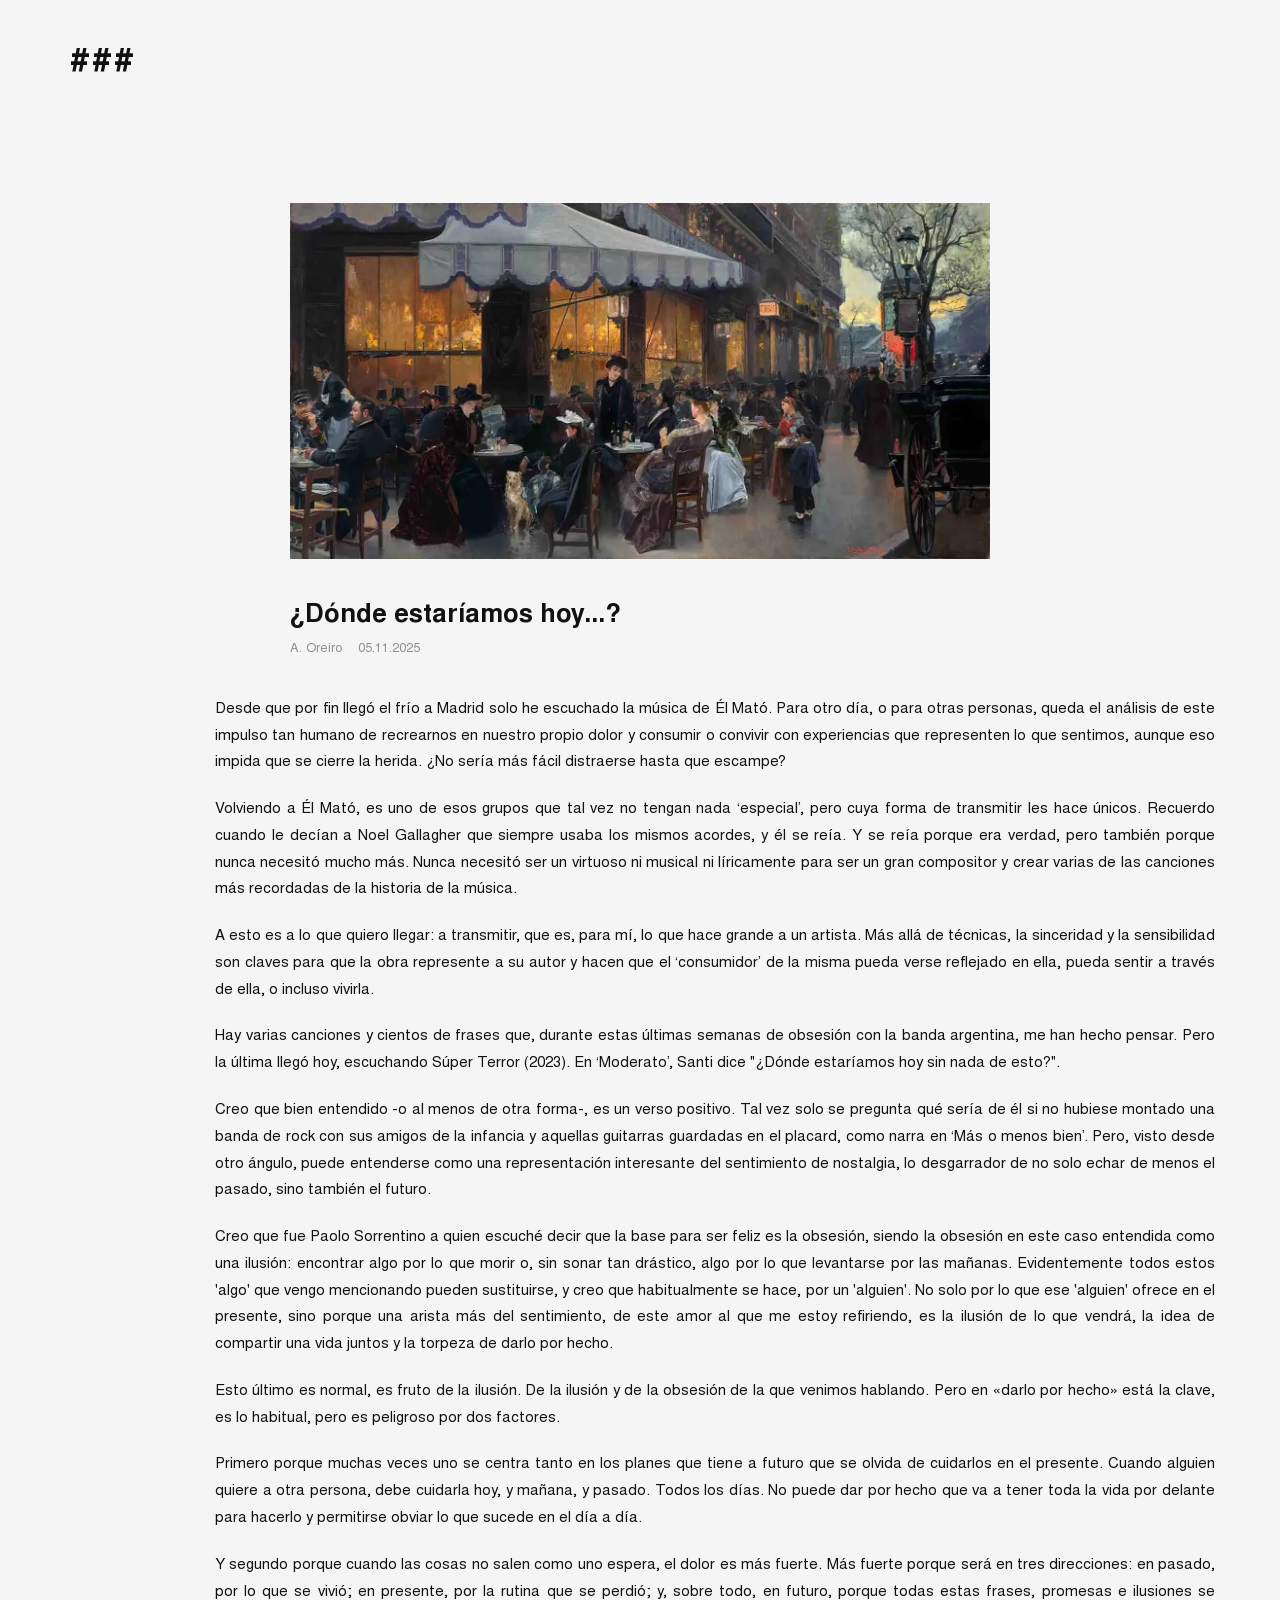
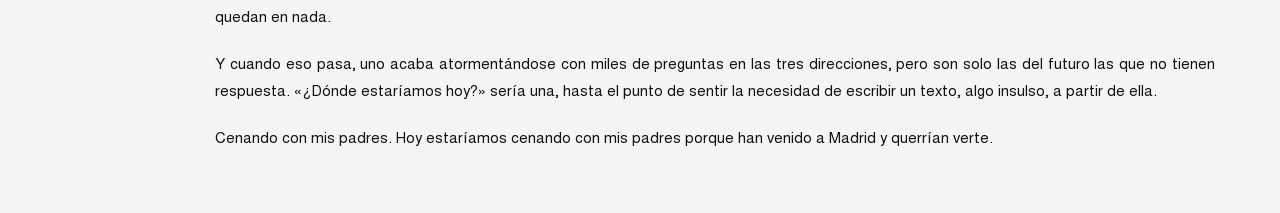
<file: posts/donde-estariamos-hoy.html>
<!DOCTYPE html>
<html lang="es">
<head>
    <meta charset="UTF-8">
    <meta name="viewport" content="width=device-width, initial-scale=1.0">
    <title>¿Dónde estaríamos hoy...? — Paris, Taxes</title>

    <!-- Favicon -->
    <link rel="icon" href="../favicon.svg" type="image/svg+xml">
    <link rel="icon" href="../favicon.png" sizes="32x32">

    <!-- Open Graph / compartir en redes -->
    <meta property="og:type" content="article">
    <meta property="og:site_name" content="Paris, Taxes">
    <meta property="og:title" content="¿Dónde estaríamos hoy...?">
    <meta property="og:description" content="Sobre querer, cuidar y perder.">
    <meta property="og:image" content="https://paristaxes.xyz/images/post1.jpg">
    <meta property="og:image:width" content="1200">
    <meta property="og:image:height" content="630">
    <meta property="og:url" content="https://paristaxes.xyz/posts/donde-estariamos-hoy.html">
    <meta property="og:locale" content="es_ES">

    <!-- Twitter / X -->
    <meta name="twitter:card" content="summary">
    <meta name="twitter:title" content="¿Dónde estaríamos hoy...">
    <meta name="twitter:description" content="Sobre querer, cuidae y perder.">
    <meta name="twitter:image" content="https://paristaxes.xyz/images/post1.jpg">

    <link rel="stylesheet" href="../style.css">
    <link rel="stylesheet" href="../article.css">
</head>
<body>

    <header class="site-header">
        <a href="../index.html" class="logo">###</a>
    </header>

    <main class="posts">


        <article>
		
			<div class="article-header">
				<img src="../images/post1.jpg" alt="Sorolla">
				<h1>¿Dónde estaríamos hoy...?</h1>
				
				<div class="post-meta">
					<span class="author">A. Oreiro</span>
					<span class="dateart">05.11.2025</span>
				</div>
			</div>
			
			<div class="article-body">
				<p>
					Desde que por fin llegó el frío a Madrid solo he escuchado la música de Él Mató. 
					Para otro día, o para otras personas, queda el análisis de este impulso tan humano de recrearnos en nuestro propio dolor 
					y consumir o convivir con experiencias que representen lo que sentimos, 
					aunque eso impida que se cierre la herida. 
					¿No sería más fácil distraerse hasta que escampe?

				</p>
				
				<p>
					Volviendo a Él Mató, es uno de esos grupos que tal vez no tengan nada ‘especial’, pero cuya forma de transmitir 
					les hace únicos. Recuerdo cuando le decían a Noel Gallagher que siempre usaba los mismos acordes, y él se reía. 
					Y se reía porque era verdad, pero también porque nunca necesitó mucho más. Nunca necesitó ser un virtuoso ni musical ni líricamente 
					para ser un gran compositor y crear varias de las canciones más recordadas de la historia de la música.

				</p>
				
				<p>
					A esto es a lo que quiero llegar: a transmitir, que es, para mí, lo que hace grande a un artista. 
					Más allá de técnicas, la sinceridad y la sensibilidad son claves para que la obra represente a su autor y 
					hacen que el ‘consumidor’ de la misma pueda verse reflejado en ella, pueda sentir a través de ella, o incluso vivirla.
				</p>
				
				<p>
					Hay varias canciones y cientos de frases que, durante estas últimas semanas de obsesión con la banda argentina, 
					me han hecho pensar. 
					Pero la última llegó hoy, escuchando Súper Terror (2023). En ‘Moderato’, Santi dice "¿Dónde estaríamos hoy sin nada de esto?".

				</p>
				<p>
					Creo que bien entendido -o al menos de otra forma-, es un verso positivo. Tal vez solo se pregunta qué sería de él si no hubiese 
					montado una banda de rock con sus amigos de la infancia y aquellas guitarras guardadas en el placard, como narra en ‘Más o menos bien’. 
					Pero, visto desde otro ángulo, puede entenderse como una representación interesante del sentimiento de nostalgia, lo desgarrador 
					de no solo echar de menos el pasado, sino también el futuro.
				</p>
				<p>
					Creo que fue Paolo Sorrentino a quien escuché decir que la base para ser feliz es la obsesión, siendo la obsesión en este caso entendida
					como una ilusión: encontrar algo por lo que morir o, sin sonar tan drástico, algo por lo que levantarse por las mañanas. 
					Evidentemente todos estos 'algo' que vengo mencionando pueden sustituirse, y creo que habitualmente se hace, por un 'alguien'. 
					No solo por lo que ese 'alguien' ofrece en el presente, sino porque una arista más del sentimiento, de este amor al que me estoy refiriendo,
					es la ilusión de lo que vendrá, la idea de compartir una vida juntos y la torpeza de darlo por hecho.
					
				</p>
				<p>
					Esto último es normal, es fruto de la ilusión. De la ilusión y de la obsesión de la que venimos hablando.
					Pero en «darlo por hecho» está la clave, es lo habitual, pero es peligroso por dos factores.
				</p>

				<p>
					Primero porque muchas veces uno se centra tanto en los planes que tiene a futuro que se olvida de cuidarlos en el presente. 
					Cuando alguien quiere a otra persona, debe cuidarla hoy, y mañana, y pasado. Todos los días. No puede dar por hecho que va a 
					tener toda la vida por delante para hacerlo y permitirse obviar lo que sucede en el día a día.
				</p>
				
				<p>
					Y segundo porque cuando las cosas no salen como uno espera, el dolor es más fuerte. 
					Más fuerte porque será en tres direcciones: en pasado, por lo que se vivió; en presente, por la rutina que se perdió; 
					y, sobre todo, en futuro, porque todas estas frases, promesas e ilusiones se quedan en nada.
				</p>
				
				<p>
					Y cuando eso pasa, uno acaba atormentándose con miles de preguntas en las tres direcciones, pero son solo las del futuro 
					las que no tienen respuesta. «¿Dónde estaríamos hoy?» sería una, hasta el punto de sentir la necesidad de escribir un texto, 
					algo insulso, a partir de ella.
				</p>
				
				<p>
					Cenando con mis padres. Hoy estaríamos cenando con mis padres porque han venido a Madrid y querrían verte.
				
			</div>
			
        </article>

    </main>

</body>
</html>
</file>
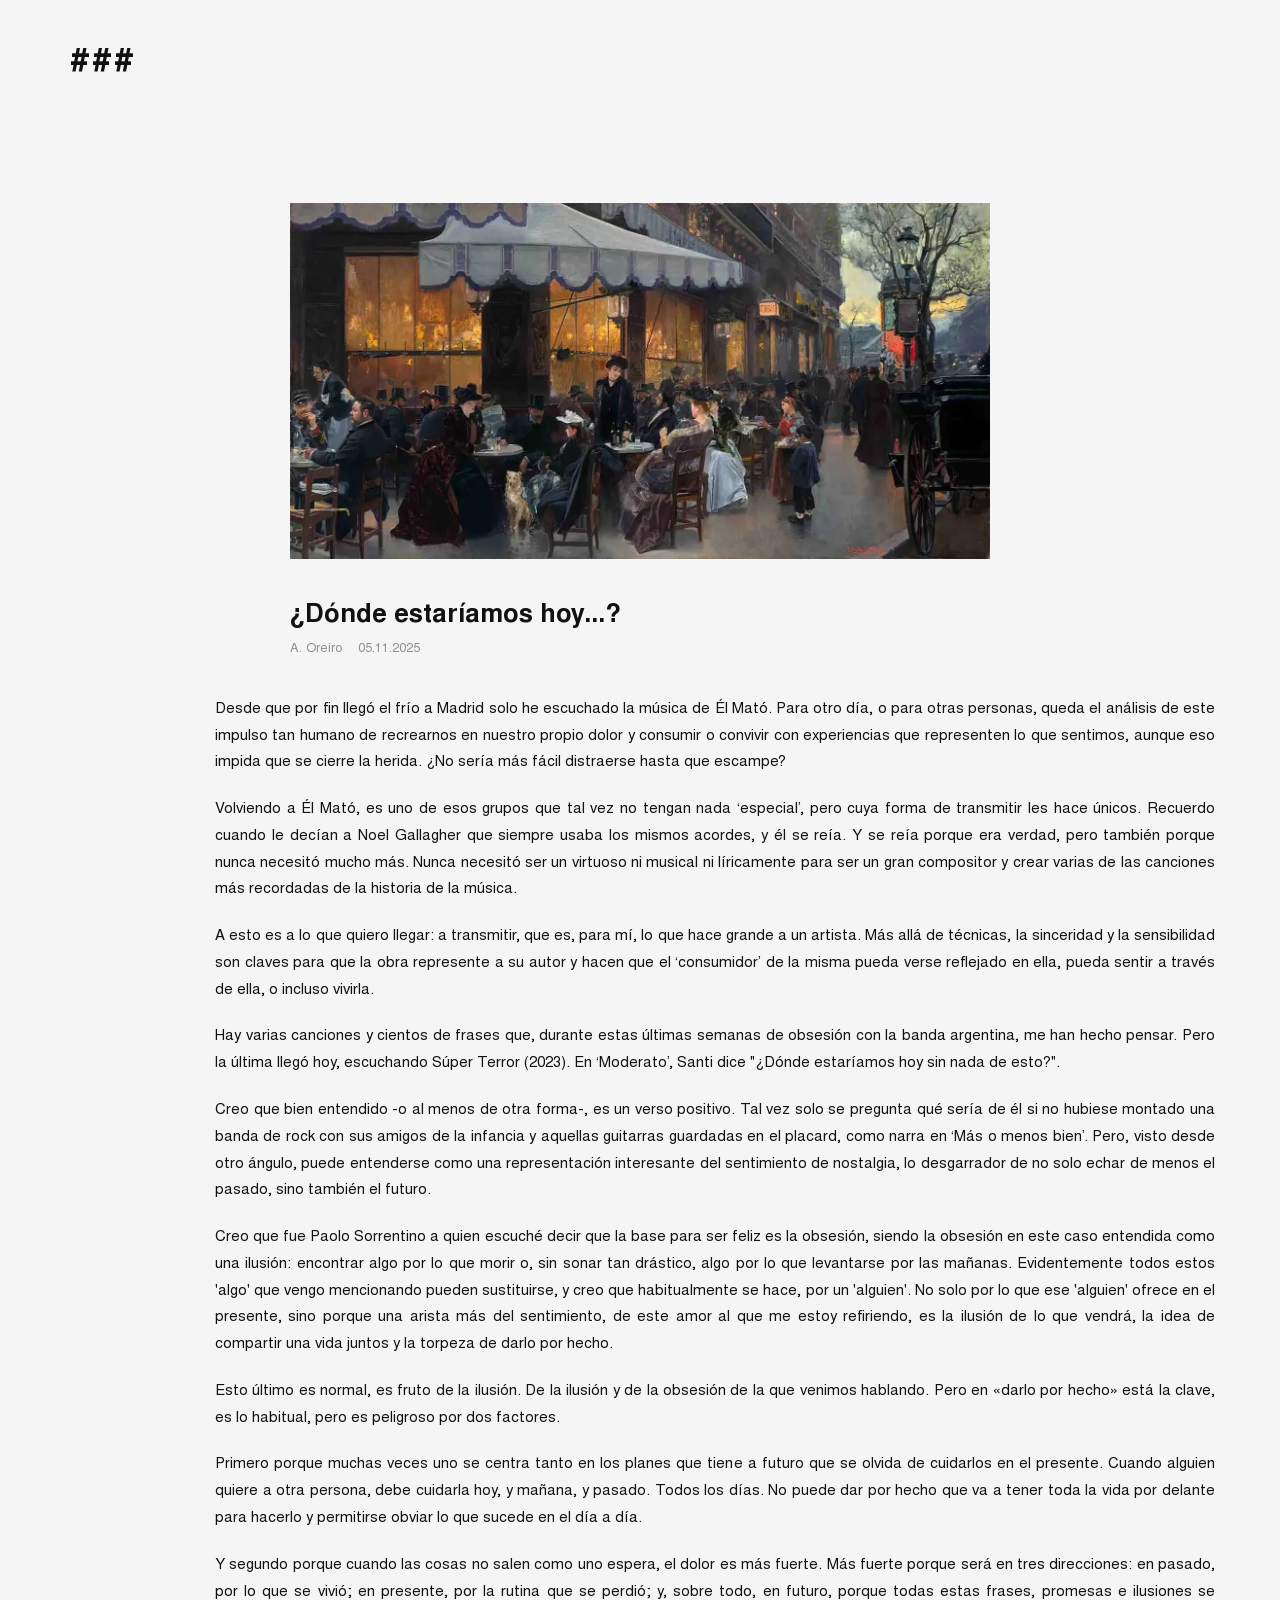
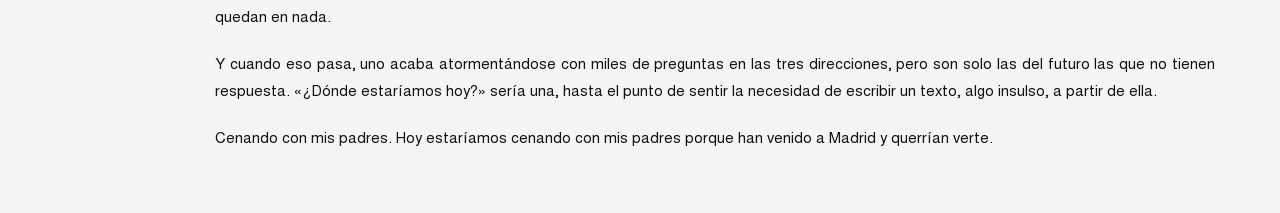
<file: posts/primer-articulo.html>
<!DOCTYPE html>

<header class="site-header">
    <a href="../index.html" class="logo">###</a>
</header>

<html lang="es">
<head>
    <meta charset="UTF-8">
    <title>¿Dónde estaríamos hoy...?</title>
    <link rel="stylesheet" href="../style.css">
	<link rel="stylesheet" href="../article.css">
	<meta name="viewport" content="width=device-width, initial-scale=1.0">
</head>
<body>

    <main class="posts">


        <article>
		
			<div class="article-header">
				<img src="../images/post1.jpg" alt="Joaquin Sorolla">
				<h1>¿Dónde estaríamos hoy...?</h1>
				
				<div class="post-meta">
					<span class="author">A. Oreiro</span>
					<span class="dateart">05.11.2025</span>
				</div>
			</div>
			
			<div class="article-body">
				<p>
					Desde que por fin llegó el frío a Madrid solo he escuchado la música de Él Mató. 
					Para otro día, o para otras personas, queda el análisis de este impulso tan humano de recrearnos en nuestro propio dolor 
					y consumir o convivir con experiencias que representen lo que sentimos, 
					aunque eso impida que se cierre la herida. 
					¿No sería más fácil distraerse hasta que escampe?
				</p>
				
				<p>
					Volviendo a Él Mató, es uno de esos grupos que tal vez no tengan nada ‘especial’, pero cuya forma de transmitir 
					les hace únicos. Recuerdo cuando le decían a Noel Gallagher que siempre usaba los mismos acordes, y él se reía. 
					Y se reía porque era verdad, pero también porque nunca necesitó mucho más. Nunca necesitó ser un virtuoso ni musical ni líricamente 
					para ser un gran compositor y crear varias de las canciones más recordadas de la historia de la música.
				</p>
				
				<p>
					A esto es a lo que quiero llegar: a transmitir, que es, para mí, lo que hace grande a un artista. 
					Más allá de técnicas, la sinceridad y la sensibilidad son claves para que la obra represente a su autor y 
					hacen que el ‘consumidor’ de la misma pueda verse reflejado en ella, pueda sentir a través de ella, o incluso vivirla.
				</p>
				
				<p>
					Hay varias canciones y cientos de frases que, durante estas últimas semanas de obsesión con la banda argentina, me han hecho pensar. 
					Pero la última llegó hoy, escuchando Súper Terror (2023). En ‘Moderato’, Santi dice "¿Dónde estaríamos hoy sin nada de esto?".
				</p>
				
				<p>
					Creo que bien entendido -o al menos de otra forma-, es un verso positivo. Tal vez solo se pregunta qué sería de él si no hubiese 
					montado una banda de rock con sus amigos de la infancia y aquellas guitarras guardadas en el placard, como narra en ‘Más o menos bien’. 
					Pero, visto desde otro ángulo, puede entenderse como una representación interesante del sentimiento de nostalgia, lo desgarrador 
					de no solo echar de menos el pasado, sino también el futuro.
				</p>
				
				<p>
					Creo que fue Paolo Sorrentino a quien escuché decir que la base para ser feliz es la obsesión, siendo la obsesión en este caso entendida
					como una ilusión: encontrar algo por lo que morir o, sin sonar tan drástico, algo por lo que levantarse por las mañanas. 
					Evidentemente todos estos 'algo' que vengo mencionando pueden sustituirse, y creo que habitualmente se hace, por un 'alguien'. 
					No solo por lo que ese 'alguien' ofrece en el presente, sino porque una arista más del sentimiento, de este amor al que me estoy refiriendo,
					es la ilusión de lo que vendrá, la idea de compartir una vida juntos y la torpeza de darlo por hecho.
					
				</p>
				
				<p>
					Esto último es normal, es fruto de la ilusión. De la ilusión y de la obsesión de la que venimos hablando.
					Pero en «darlo por hecho» está la clave, es lo habitual, pero es peligroso por dos factores.
				</p>

				<p>
					Primero porque muchas veces uno se centra tanto en los planes que tiene a futuro que se olvida de cuidarlos en el presente. 
					Cuando alguien quiere a otra persona, debe cuidarla hoy, y mañana, y pasado. Todos los días. No puede dar por hecho que va a 
					tener toda la vida por delante para hacerlo y permitirse obviar lo que sucede en el día a día.
				</p>
				
				<p>
					Y segundo porque cuando las cosas no salen como uno espera, el dolor es más fuerte. 
					Más fuerte porque será en tres direcciones: en pasado, por lo que se vivió; en presente, por la rutina que se perdió; 
					y, sobre todo, en futuro, porque todas estas frases, promesas e ilusiones se quedan en nada.
				</p>
				
				<p>
					Y cuando eso pasa, uno acaba atormentándose con miles de preguntas en las tres direcciones, pero son solo las del futuro 
					las que no tienen respuesta. «¿Dónde estaríamos hoy?» sería una, hasta el punto de sentir la necesidad de escribir un texto, 
					algo insulso, a partir de ella.
				</p>
				
				<p>
					Cenando con mis padres. Hoy estaríamos cenando con mis padres porque han venido a Madrid y querrían verte.
				
			</div>
			
        </article>

    </main>

</body>
</html>
</file>
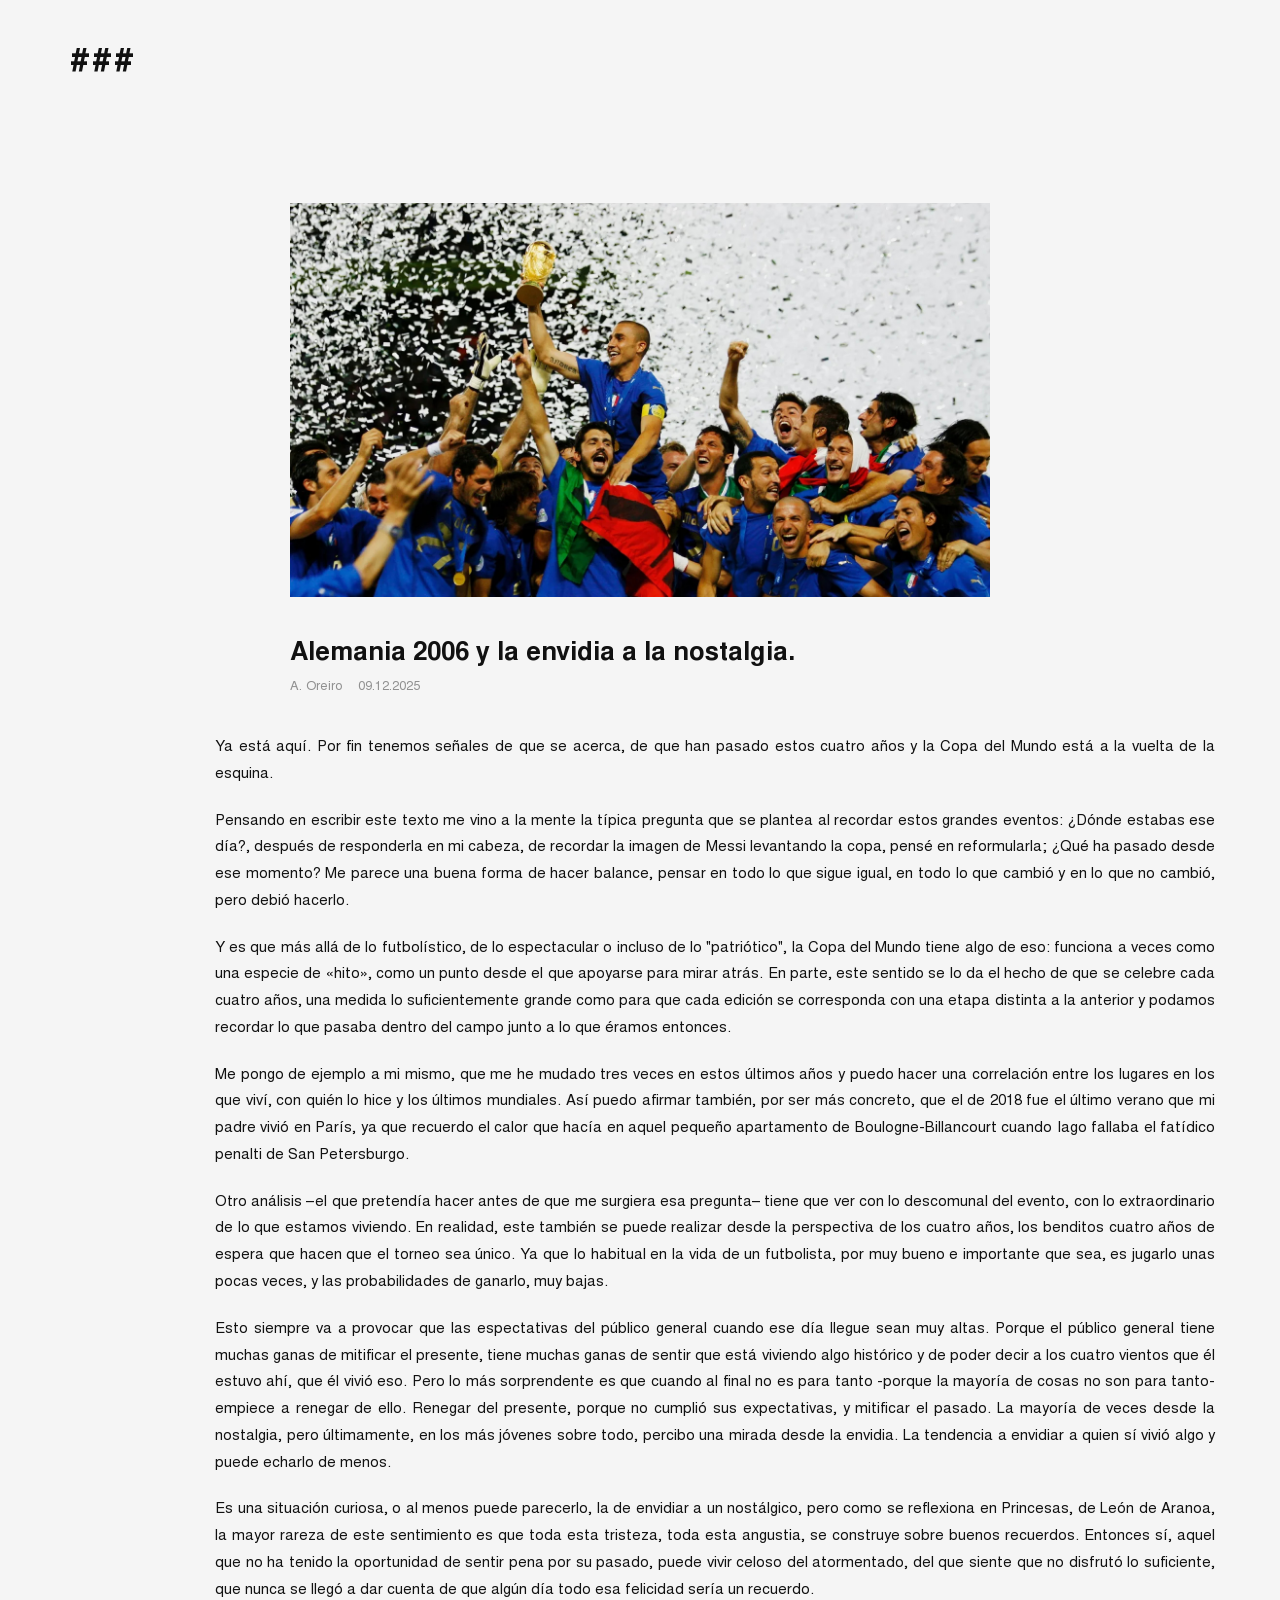
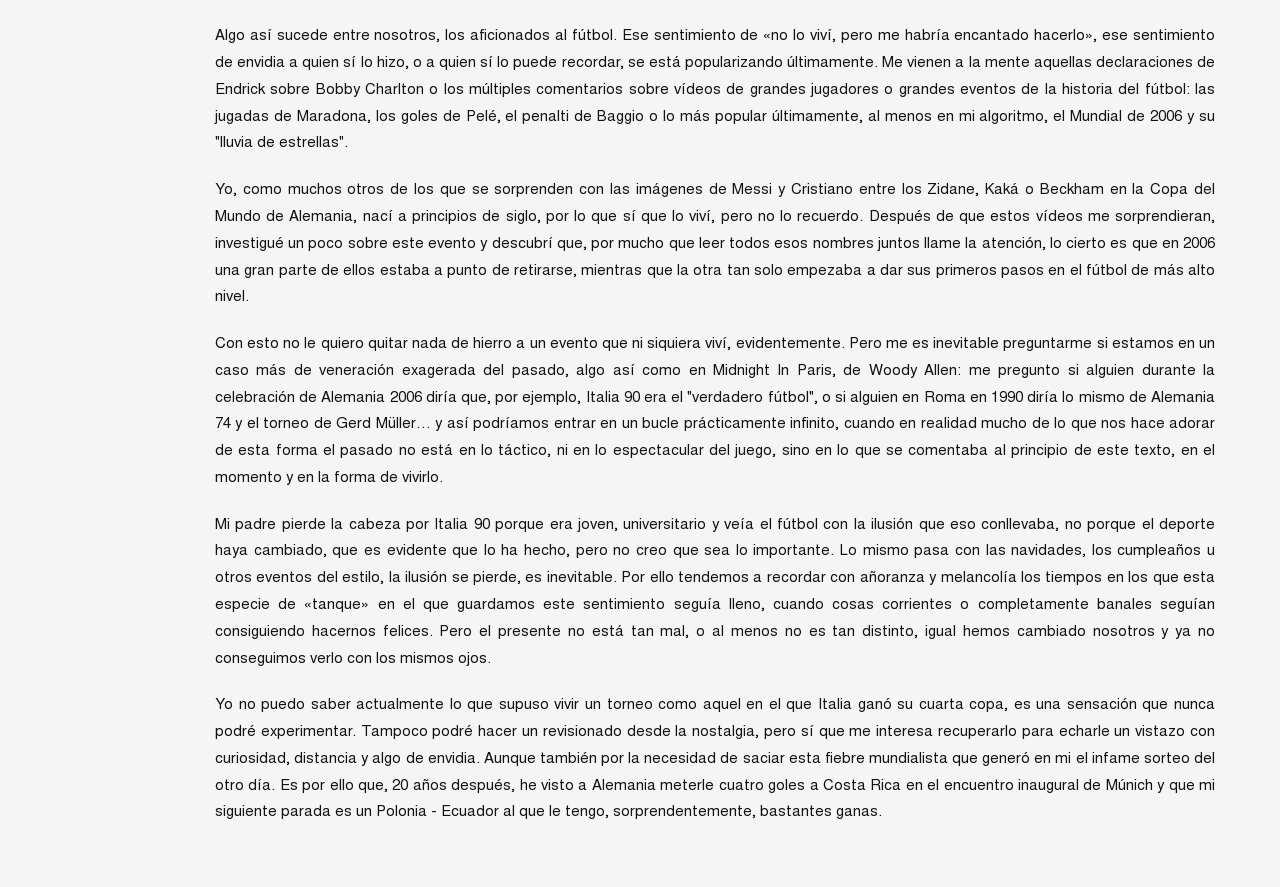
<file: posts/segundo-articulo.html>
<!DOCTYPE html>

<header class="site-header">
    <a href="../index.html" class="logo">###</a>
</header>

<html lang="es">
<head>
    <meta charset="UTF-8">
    <title>Alemania 2006 y la envidia a la nostalgia.</title>
    <link rel="stylesheet" href="../style.css">
	<link rel="stylesheet" href="../article.css">
	<meta name="viewport" content="width=device-width, initial-scale=1.0">
</head>
<body>

    <main class="posts">


        <article>
		
			<div class="article-header">
				<img src="../images/post2.jpg" alt="Cannavaro">
				<h1>Alemania 2006 y la envidia a la nostalgia.</h1>
				
				<div class="post-meta">
					<span class="author">A. Oreiro</span>
					<span class="dateart">09.12.2025</span>
				</div>
			</div>
			
			<div class="article-body">
				<p>
					Ya está aquí. Por fin tenemos señales de que se acerca, de que han pasado estos cuatro años y la Copa del Mundo está a la
					vuelta de la esquina.
				</p>
				<p>
					Pensando en escribir este texto me vino a la mente la típica pregunta que se plantea al recordar estos grandes eventos: 
					¿Dónde estabas ese día?, después de responderla en mi cabeza, de recordar la imagen de Messi levantando la copa, pensé en reformularla; 
					¿Qué ha pasado desde ese momento? Me parece una buena forma de hacer balance, pensar en todo lo que sigue igual, en todo lo que cambió 
					y en lo que no cambió, pero debió hacerlo.
				</p>
				
				<p>
					Y es que más allá de lo futbolístico, de lo espectacular o incluso de lo "patriótico", la Copa del Mundo tiene algo de eso: 
					funciona a veces como una especie de «hito», como un punto desde el que apoyarse para mirar atrás. En parte, este sentido se lo da el hecho 
					de que se celebre cada cuatro años, una medida lo suficientemente grande como para que cada edición se corresponda con una etapa 
					distinta a la anterior y podamos recordar lo que pasaba dentro del campo junto a lo que éramos entonces.
				</p>
				
				<p>
					Me pongo de ejemplo a mi mismo, que me he mudado tres veces en estos últimos años y puedo hacer una correlación entre los lugares en 
					los que viví, con quién lo hice y los últimos mundiales. Así puedo afirmar también, por ser más concreto, que el de 
					2018 fue el último verano que mi padre vivió en París, ya que recuerdo el calor que hacía en aquel pequeño apartamento de 
					Boulogne-Billancourt cuando Iago fallaba el fatídico penalti de San Petersburgo.
				</p>
				
				<p>
					Otro análisis –el que pretendía hacer antes de que me surgiera esa pregunta– tiene que ver con lo descomunal del evento, 
					con lo extraordinario de lo que estamos viviendo. En realidad, este también se puede realizar desde la 
					perspectiva de los cuatro años, los benditos cuatro años de espera que hacen que el torneo sea único. 
					Ya que lo habitual en la vida de un futbolista, por muy bueno e importante que sea, es jugarlo unas pocas veces, y 
					las probabilidades de ganarlo, muy bajas.
				</p>
				
				<p>
					Esto siempre va a provocar que las espectativas del público general cuando ese día llegue sean muy altas. Porque el público general
					tiene muchas ganas de mitificar el presente, tiene muchas ganas de sentir que está viviendo algo histórico y de poder decir a los 
					cuatro vientos que él estuvo ahí, que él vivió eso. Pero lo más sorprendente es que cuando al final no es para tanto -porque la mayoría 
					de cosas no son para tanto- empiece a renegar de ello. Renegar del presente, porque no cumplió sus expectativas, y mitificar el pasado.
					La mayoría de veces desde la nostalgia, pero últimamente, en los más jóvenes sobre todo, percibo una mirada desde la envidia. La tendencia
					a envidiar a quien sí vivió algo y puede echarlo de menos.
					
				</p>
				
				<p>
					Es una situación curiosa, o al menos puede parecerlo, la de envidiar a un nostálgico, pero como se reflexiona en Princesas, 
					de León de Aranoa, la mayor rareza de este sentimiento es que toda esta tristeza, toda esta angustia, se construye sobre buenos recuerdos. 
					Entonces sí, aquel que no ha tenido la oportunidad de sentir pena por su pasado, puede vivir celoso del atormentado, del que siente
					que no disfrutó lo suficiente, que nunca se llegó a dar cuenta de que algún día todo esa felicidad sería un recuerdo.
				</p>

				<p>
					Algo así sucede entre nosotros, los aficionados al fútbol. Ese sentimiento de «no lo viví, pero me habría encantado hacerlo», 
					ese sentimiento de envidia a quien sí lo hizo, o a quien sí lo puede recordar, se está popularizando últimamente. Me vienen a la mente 
					aquellas declaraciones de Endrick sobre Bobby Charlton o los múltiples comentarios sobre vídeos de grandes jugadores o grandes 
					eventos de la historia del fútbol: las jugadas de Maradona, los goles de Pelé, el penalti de Baggio o lo más popular últimamente, 
					al menos en mi algoritmo, el Mundial de 2006 y su "lluvia de estrellas".
				</p>
				
				<p>
					Yo, como muchos otros de los que se sorprenden con las imágenes de Messi y Cristiano entre los Zidane, Kaká o Beckham en la 
					Copa del Mundo de Alemania, nací a principios de siglo, por lo que sí que lo viví, pero no lo recuerdo. Después de que estos 
					vídeos me sorprendieran, investigué un poco sobre este evento y descubrí que, por mucho que leer todos esos nombres juntos
					llame la atención, lo cierto es que en 2006 una gran parte de ellos estaba a punto de 
					retirarse, mientras que la otra tan solo empezaba a dar sus primeros pasos en el fútbol de más alto nivel.
				</p>
				
				<p>
					Con esto no le quiero quitar nada de hierro a un evento que ni siquiera viví, evidentemente. Pero me es inevitable preguntarme si 
					estamos en un caso más de veneración exagerada del pasado, algo así como en Midnight In Paris, de Woody Allen: me pregunto si alguien 
					durante la celebración de Alemania 2006 diría que, por ejemplo, Italia 90 era el "verdadero fútbol", o si alguien en Roma en 1990 
					diría lo mismo de Alemania 74 y el torneo de Gerd Müller… y así podríamos entrar en un bucle prácticamente infinito, cuando en 
					realidad mucho de lo que nos hace adorar de esta forma el pasado no está en lo táctico, ni en lo espectacular del juego, sino en lo 
					que se comentaba al principio de este texto, en el momento y en la forma de vivirlo.
				</p>
				
				<p>
					Mi padre pierde la cabeza por Italia 90 porque era joven, universitario y veía el fútbol con la ilusión que eso conllevaba, no porque el deporte 
					haya cambiado, que es evidente que lo ha hecho, pero no creo que sea lo importante. Lo mismo pasa con las navidades, los cumpleaños u otros 
					eventos del estilo, la ilusión se pierde, es inevitable. Por ello tendemos a recordar con añoranza y melancolía los tiempos en los que esta 
					especie de «tanque» en el que guardamos este sentimiento seguía lleno, cuando cosas corrientes o completamente banales seguían consiguiendo 
					hacernos felices. Pero el presente no está tan mal, o al menos no es tan distinto, igual hemos cambiado nosotros y ya no conseguimos verlo 
					con los mismos ojos.
				</p>
				
				<p>
					Yo no puedo saber actualmente lo que supuso vivir un torneo como aquel en el que Italia ganó su cuarta copa, es una sensación 
					que nunca podré experimentar. Tampoco podré hacer un revisionado desde la nostalgia, pero sí que me interesa recuperarlo para echarle
					un vistazo con curiosidad, distancia y algo de envidia. Aunque también por la necesidad de saciar esta fiebre mundialista que generó
					en mi el infame sorteo del otro día. Es por ello que, 20 años después, he visto a Alemania meterle cuatro goles a Costa Rica en el 
					encuentro inaugural de Múnich y que mi siguiente parada es un Polonia - Ecuador al que le tengo, sorprendentemente, bastantes ganas.

				
				</p>
					
				
			</div>
			
        </article>

    </main>

</body>
</html>
</file>
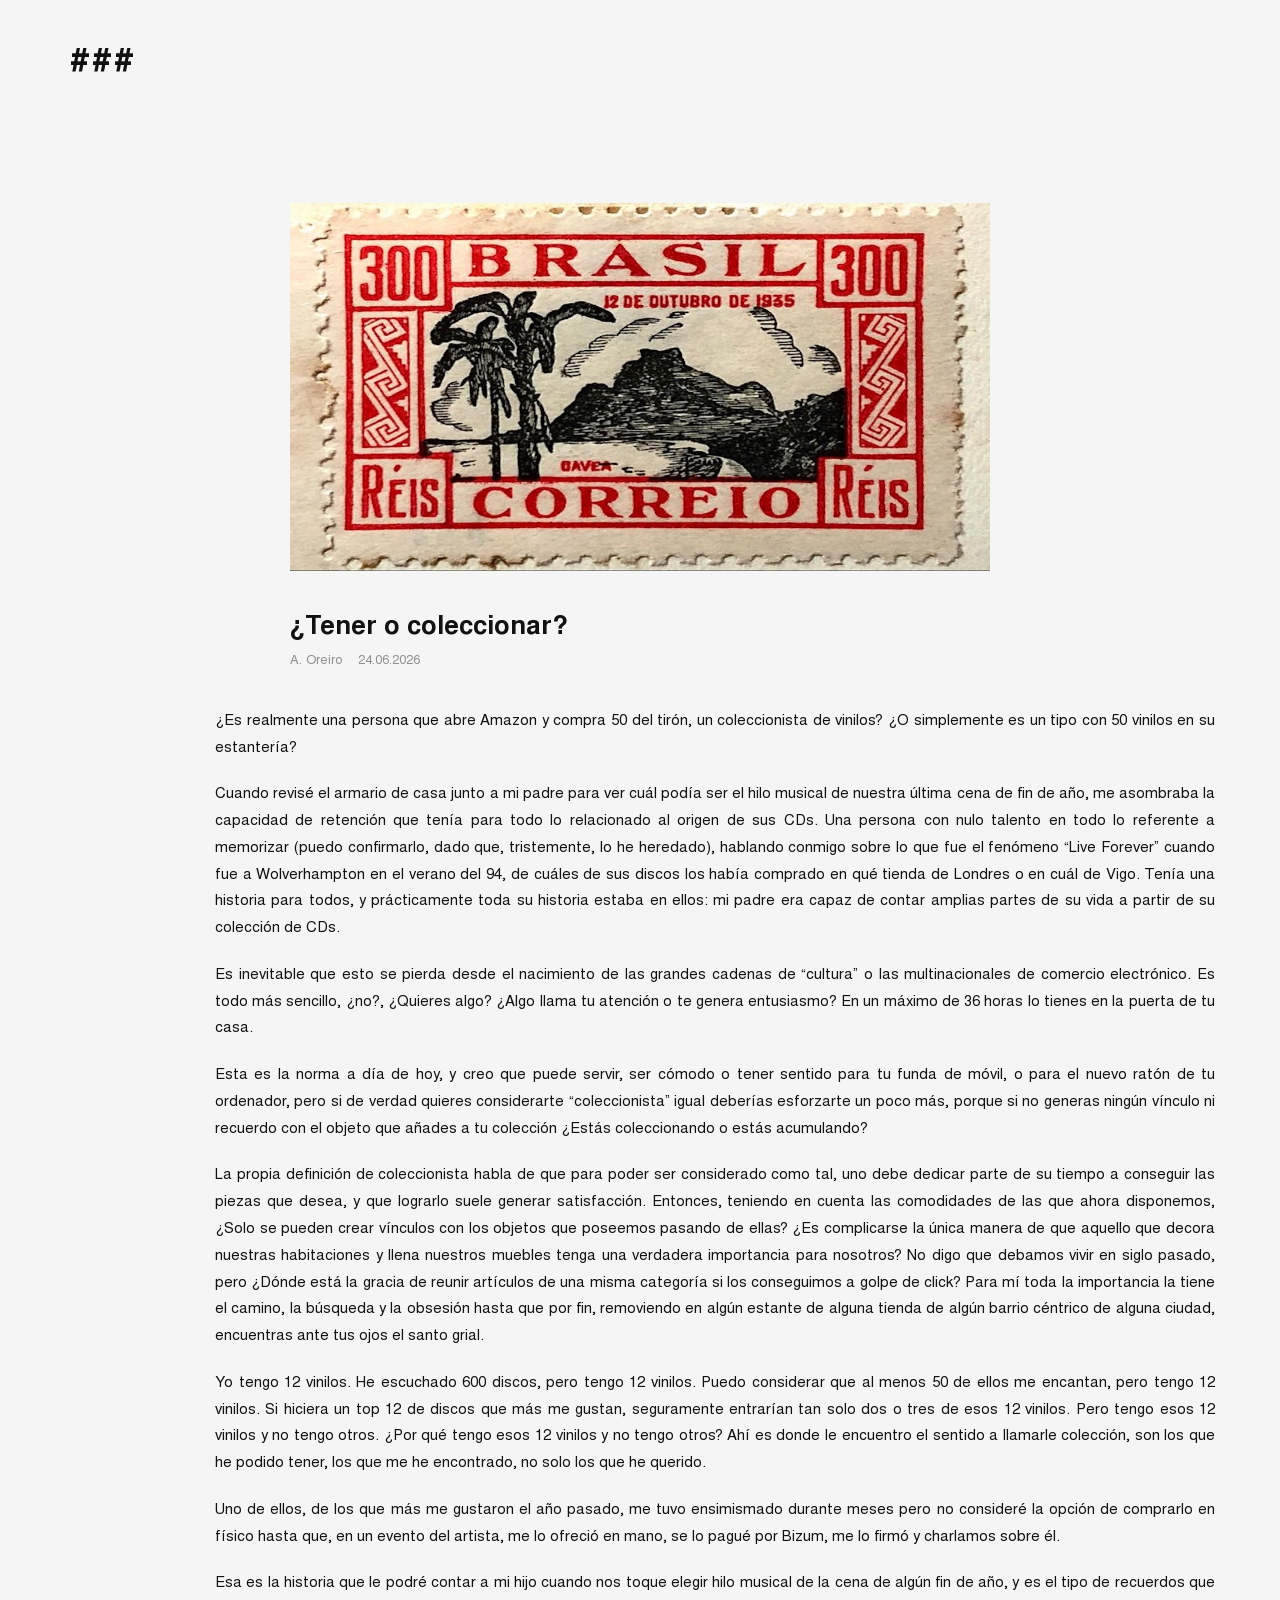
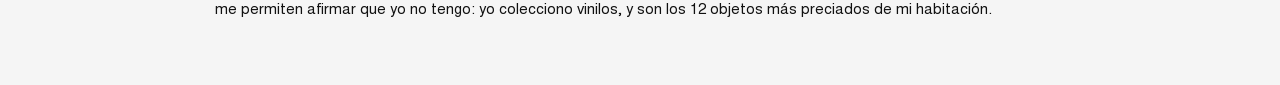
<file: posts/tener-o-coleccionar.html>
<!DOCTYPE html>
<html lang="es">
<head>
    <meta charset="UTF-8">
    <meta name="viewport" content="width=device-width, initial-scale=1.0">
    <title>¿Tener o coleccionar? — Paris, Taxes</title>

    <!-- Favicon -->
    <link rel="icon" href="../favicon.svg" type="image/svg+xml">
    <link rel="icon" href="../favicon.png" sizes="32x32">

    <!-- Open Graph / compartir en redes -->
    <meta property="og:type" content="article">
    <meta property="og:site_name" content="Paris, Taxes">
    <meta property="og:title" content="¿Tener o coleccionar?">
    <meta property="og:description" content="¿Es realmente una persona que abre Amazon y compra 50 del tirón un coleccionista de vinilos? ¿O simplemente es un tipo con 50 vinilos en su estantería?">
    <meta property="og:image" content="https://paristaxes.xyz/images/post3.jpg">
    <meta property="og:image:width" content="1200">
    <meta property="og:image:height" content="630">
    <meta property="og:url" content="https://paristaxes.xyz/posts/tercero.html">
    <meta property="og:locale" content="es_ES">

    <!-- Twitter / X -->
    <meta name="twitter:card" content="summary">
    <meta name="twitter:title" content="¿Tener o coleccionar?">
    <meta name="twitter:description" content="¿Es realmente una persona que abre Amazon y compra 50 del tirón un coleccionista de vinilos? ¿O simplemente es un tipo con 50 vinilos en su estantería?">
    <meta name="twitter:image" content="https://paristaxes.xyz/images/post3.jpg">

    <link rel="stylesheet" href="../style.css">
    <link rel="stylesheet" href="../article.css">
</head>
<body>

    <header class="site-header">
        <a href="../index.html" class="logo">###</a>
    </header>

    <main class="posts">


        <article>
		
			<div class="article-header">
				<img src="../images/post3.jpg" alt="vinilos">
				<h1>¿Tener o coleccionar?</h1>
				
				<div class="post-meta">
					<span class="author">A. Oreiro</span>
					<span class="dateart">24.06.2026</span>
				</div>
			</div>
			
			<div class="article-body">
				<p>
					¿Es realmente una persona que abre Amazon y compra 50 del tirón, un coleccionista de vinilos? 
					¿O simplemente es un tipo con 50 vinilos en su estantería? 

				</p>
				
				<p>
					Cuando revisé el armario de casa junto a mi padre para ver cuál podía ser el hilo musical de nuestra última cena de fin de año, 
					me asombraba la capacidad de retención que tenía para todo lo relacionado al origen de sus CDs. 
					Una persona con nulo talento en todo lo referente a memorizar (puedo confirmarlo, dado que, tristemente, lo he heredado), 
					hablando conmigo sobre lo que fue el fenómeno “Live Forever” cuando fue a Wolverhampton en el verano del 94, 
					de cuáles de sus discos los había comprado en qué tienda de Londres o en cuál de Vigo. Tenía una historia para todos, 
					y prácticamente toda su historia estaba en ellos: mi padre era capaz de contar amplias partes de su vida a partir 
					de su colección de CDs.

				</p>
				
				<p>
					Es inevitable que esto se pierda desde el nacimiento de las grandes cadenas de “cultura” o las multinacionales de 
					comercio electrónico. Es todo más sencillo, ¿no?, ¿Quieres algo? ¿Algo llama tu atención o te genera entusiasmo? 
					En un máximo de 36 horas lo tienes en la puerta de tu casa. 
				</p>
				
				<p>
					Esta es la norma a día de hoy, y creo que puede servir, ser cómodo o tener sentido para tu funda de móvil, 
					o para el nuevo ratón de tu ordenador, pero si de verdad quieres considerarte “coleccionista” igual deberías esforzarte 
					un poco más, porque si no generas ningún vínculo ni recuerdo con el objeto que añades a tu colección 
					¿Estás coleccionando o estás acumulando?

				</p>
				<p>
					La propia definición de coleccionista habla de que para poder ser considerado como tal, uno debe dedicar parte de su 
					tiempo a conseguir las piezas que desea, y que lograrlo suele generar satisfacción. Entonces, teniendo en cuenta las 
					comodidades de las que ahora disponemos, ¿Solo se pueden crear vínculos con los objetos que poseemos pasando de ellas?
					¿Es complicarse la única manera de que aquello que decora nuestras habitaciones y llena nuestros muebles tenga una verdadera 
					importancia para nosotros? No digo que debamos vivir en siglo pasado, pero ¿Dónde está la gracia de reunir artículos de una 
					misma categoría si los conseguimos a golpe de click? Para mí toda la importancia la tiene el camino, la búsqueda y la obsesión 
					hasta que por fin, removiendo en algún estante de alguna tienda de algún barrio céntrico de alguna ciudad, encuentras ante 
					tus ojos el santo grial.
				</p>
				<p>
					Yo tengo 12 vinilos. He escuchado 600 discos, pero tengo 12 vinilos. Puedo considerar que al menos 50 de ellos me encantan, 
					pero tengo 12 vinilos. Si hiciera un top 12 de discos que más me gustan, seguramente entrarían tan solo dos o tres de esos 
					12 vinilos. Pero tengo esos 12 vinilos y no tengo otros. ¿Por qué tengo esos 12 vinilos y no tengo otros? 
					Ahí es donde le encuentro el sentido a llamarle colección, son los que he podido tener, los que me he encontrado, no solo los 	
					que he querido.
					
				</p>
				
				<p>
					Uno de ellos, de los que más me gustaron el año pasado, me tuvo ensimismado durante meses pero no consideré la opción de 
					comprarlo en físico hasta que, en un evento del artista, me lo ofreció en mano, se lo pagué por Bizum, me lo firmó y charlamos 
					sobre él. 
				</p>
				<p>
					Esa es la historia que le podré contar a mi hijo cuando nos toque elegir hilo musical de la cena de algún fin de año, 
					y es el tipo de recuerdos que me permiten afirmar que yo no tengo: yo colecciono vinilos, 
					y son los 12 objetos más preciados de mi habitación.

				</p>
				
			</div>
			
        </article>

    </main>

</body>
</html>
</file>
<file: style.css>
@font-face {
    font-family: "Nimbus Sans";
    src: url("fonts/NimbusSanL-Reg.woff2") format("woff2");
    font-weight: 400;
    font-style: normal;
}

@font-face {
    font-family: "Nimbus Sans";
    src: url("fonts/NimbusSanL-Bol.woff2") format("woff2");
    font-weight: 700;
    font-style: normal;
}

body {
    margin: 0;
    font-family: Nimbus Sans, sans-serif;
    background-color: #f5f5f5;
    color: #111;
}

/* HEADER */

.site-header {
    padding: 45px 70px;
}

.logo {
    font-size: 2rem;
    font-weight: bold;
    text-decoration: none;
    color: inherit;
    letter-spacing: 2px;
}

.logo:hover {
    opacity: 0.6;
}

/* HERO */

.hero {
    position: relative;
    height: 100vh;
    overflow: hidden;
}

.hero img {
    width: 67%;
    height: 89%;
    object-fit: cover;
}

.hero-text {
    position: absolute;
    bottom: 10px;
    left: 520px;
    color: black;
    max-width: 500px;
}

.hero-text h1 {
    font-size: 3rem;
    margin-bottom: 10px;
}

.hero-text p {
    margin: 2px 0;
    font-size: 0.97rem;
}

/* POSTS */

.posts-section {
    padding: 30px 40px 60px; /* fixed: was "40 px" */
    max-width: 1100px;
    margin: auto;
}

.posts-section h2 {
    margin-bottom: 20px;
}

.posts-section h1 {
    font-size: 1.5rem;
}

.post-grid {
    display: grid;
    grid-template-columns: repeat(auto-fill, minmax(250px, 1fr));
    gap: 40px;
}

.post-card img {
    width: 100%;
    aspect-ratio: 1 / 1;
    object-fit: cover;
}

.post-card h3 {
    margin: 15px 0 5px;
}

a {
    text-decoration: none;
    color: inherit;
}

a:visited {
    color: inherit;
}

a:hover {
    opacity: 0.7;
}

.date {
    color: #666;
    font-size: 0.9rem;
}



/* MOBILE */

@media (max-width: 768px) {


    .site-header {
        padding: 20px 16px;
    }

    /* Hero: imagen arriba, texto debajo (sin posiciĆ³n absoluta) */
    .hero {
        height: auto;
        overflow: visible;
        display: flex;
        flex-direction: column;
    }

    .hero img {
        width: 100%;
        height: auto;
        max-height: 60vw;
        object-fit: cover;
    }

    .hero-text {
        position: static; /* deja de ser absoluto */
        left: auto;
        max-width: 100%;
        padding: 12px 16px 16px;
    }

    .hero-text h1 {
        font-size: 1.8rem;
    }

    .posts-section {
        padding: 20px 16px;
    }

    .post-grid {
        grid-template-columns: 1fr;
        gap: 30px;
    }

    .post-card h3,
    .post-card .date {
        padding: 0 4px;
    }


    }
}
</file>
<file: article.css>
article {
    margin: 60px auto;
}

/* Cabecera más estrecha */
.article-header {
    max-width: 700px;
    margin: 0 auto 40px auto;
}

/* Cuerpo más ancho */
.article-body {
	text-align: justify;
    max-width: 1000px;
    margin: 0 auto;
    margin-left: 215px;
    line-height: 1.8;
    font-size: 1.1rem;
}

article h1 {
    font-size: 1.6rem;
    margin-bottom: 10px;
}

article p {
    margin-bottom: 20px;
	font-size: 0.93rem
}

article img {
    width: 100%;
    margin: 15px 0;
}

.post-meta {
    display: flex;
    gap: 15px;
    font-size: 0.8rem;
    opacity: 0.7;
	color: #666;
}

@media (max-width: 768px) {
    .article-header {
        margin: 0 16px 40px 16px;
        max-width: 100%;
    }

    .article-body {
        margin: 0 16px;
        font-size: 1rem;
    }

    article img {
        width: calc(100% - 32px);
        margin: 15px 16px;
    }

    article h1 {
        font-size: 1.3rem;
    }

    .post-meta {
        flex-direction: column;
        gap: 4px;
    }
}
</file>
